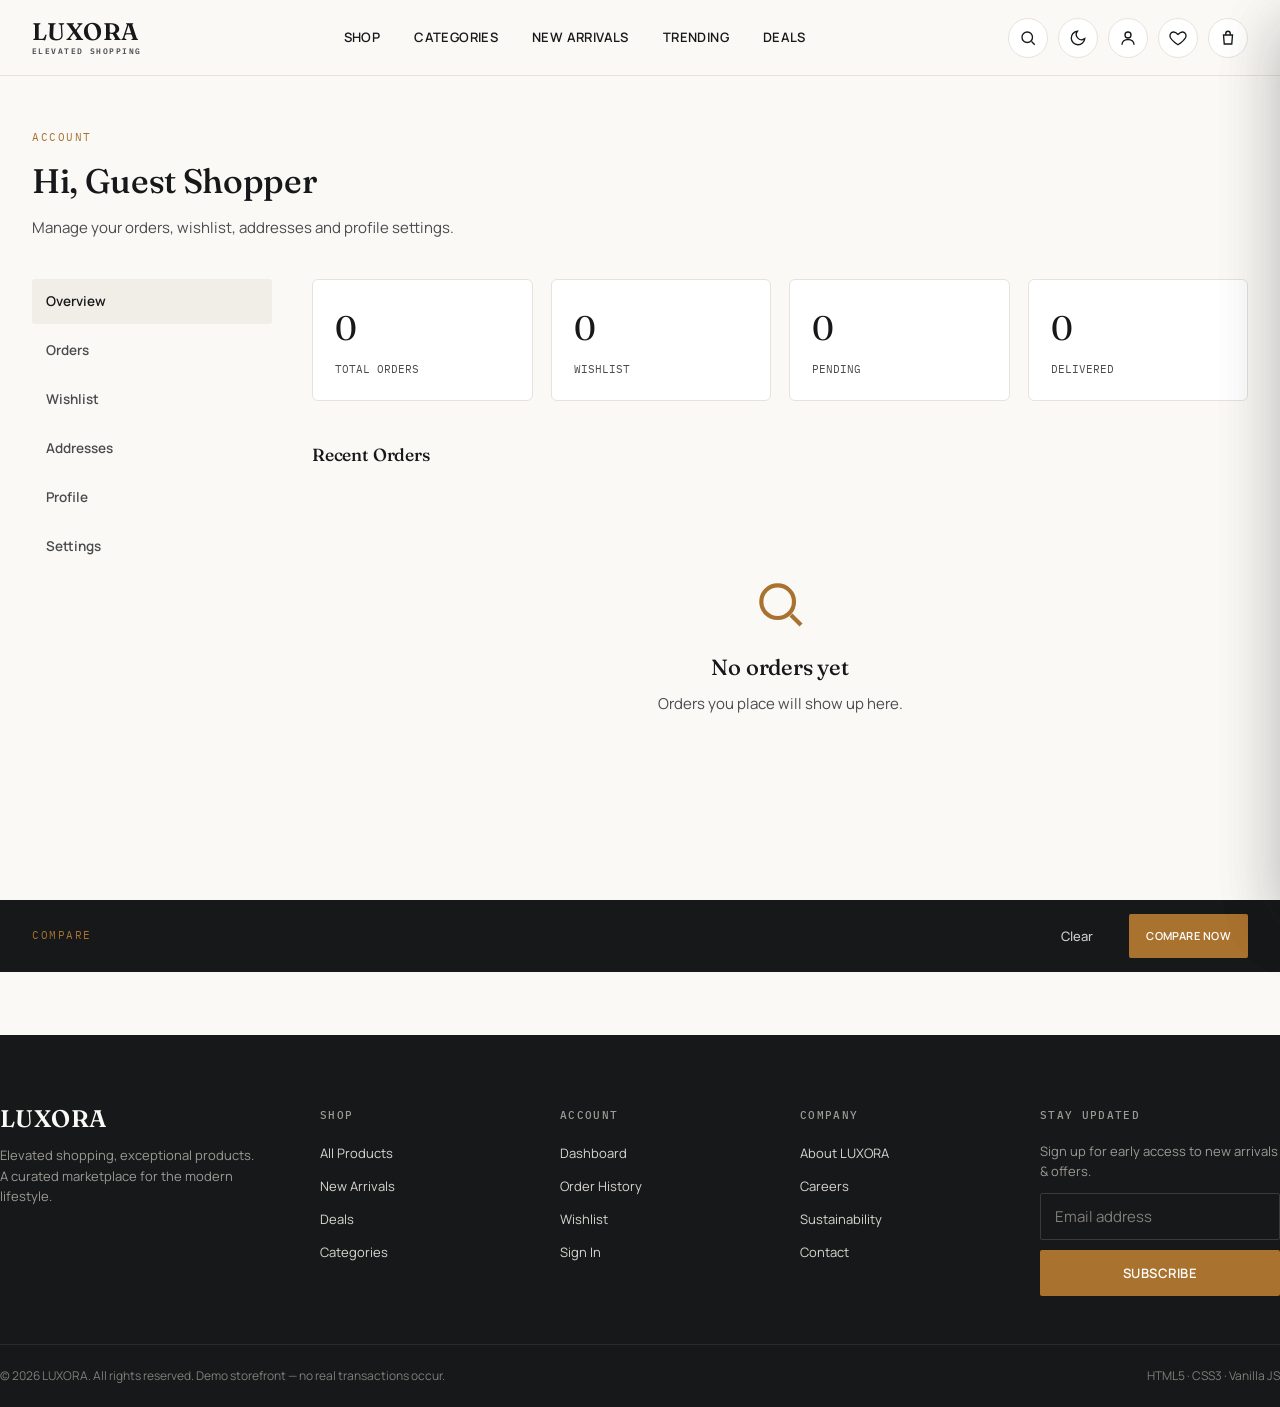
<file: account.html>
<!DOCTYPE html>
<html lang="en">
<head>
<meta charset="UTF-8">
<meta name="viewport" content="width=device-width, initial-scale=1.0">
<title>My Account — LUXORA</title>
<link rel="stylesheet" href="css/style.css">
<link rel="stylesheet" href="css/components.css">
<link rel="stylesheet" href="css/responsive.css">
</head>
<body data-page="account">

<div id="headerMount"></div>

<section class="section" style="padding-top:48px;">
  <div class="wrap">
    <span class="eyebrow">Account</span>
    <h1 class="section-title" style="margin:8px 0 8px;">Hi, <span id="accountUserName">Guest Shopper</span></h1>
    <p style="color:var(--ink-soft);margin-bottom:40px;">Manage your orders, wishlist, addresses and profile settings.</p>

    <div class="account-layout">
      <nav class="account-nav">
        <a href="#" class="active" data-panel="panel-overview">Overview</a>
        <a href="#" data-panel="panel-orders">Orders</a>
        <a href="#" data-panel="panel-wishlist">Wishlist</a>
        <a href="#" data-panel="panel-addresses">Addresses</a>
        <a href="#" data-panel="panel-profile">Profile</a>
        <a href="#" data-panel="panel-settings">Settings</a>
      </nav>

      <div>
        <div class="account-panel" id="panel-overview">
          <div class="stat-grid" id="accountStats"></div>
          <h3 style="margin-bottom:18px;">Recent Orders</h3>
          <div id="accountRecentOrders"></div>
        </div>

        <div class="account-panel" id="panel-orders" style="display:none;">
          <h3 style="margin-bottom:18px;">All Orders</h3>
          <div id="accountOrdersMount"></div>
        </div>

        <div class="account-panel" id="panel-wishlist" style="display:none;">
          <h3 style="margin-bottom:18px;">Your Wishlist</h3>
          <div id="accountWishlistMount"></div>
        </div>

        <div class="account-panel" id="panel-addresses" style="display:none;">
          <h3 style="margin-bottom:18px;">Shipping Address</h3>
          <form id="addressForm" class="card-surface" style="padding:26px;max-width:520px;">
            <div class="field"><label>Address</label><input name="address"></div>
            <div class="field-row">
              <div class="field"><label>City</label><input name="city"></div>
              <div class="field"><label>State</label><input name="state"></div>
            </div>
            <div class="field-row">
              <div class="field"><label>Country</label><input name="country"></div>
              <div class="field"><label>Postal Code</label><input name="postal"></div>
            </div>
            <button class="btn btn-primary" type="submit">Save Address</button>
          </form>
        </div>

        <div class="account-panel" id="panel-profile" style="display:none;">
          <h3 style="margin-bottom:18px;">Profile</h3>
          <form id="profileForm" class="card-surface" style="padding:26px;max-width:520px;">
            <div class="field"><label>Full Name</label><input name="name"></div>
            <div class="field"><label>Email</label><input name="email" type="email"></div>
            <div class="field"><label>Phone</label><input name="phone"></div>
            <button class="btn btn-primary" type="submit">Save Changes</button>
          </form>
        </div>

        <div class="account-panel" id="panel-settings" style="display:none;">
          <h3 style="margin-bottom:18px;">Settings</h3>
          <div class="card-surface" style="padding:26px;max-width:520px;">
            <p style="font-size:13px;color:var(--ink-soft);margin-bottom:18px;">This is a frontend-only demo account. No real credentials are stored or transmitted — data lives only in this browser's local storage.</p>
            <button class="btn btn-outline" id="logoutBtn">Sign Out</button>
          </div>
        </div>
      </div>
    </div>
  </div>
</section>

<div id="footerMount"></div>

<script src="js/utils.js"></script>
<script src="js/api.js"></script>
<script src="js/state.js"></script>
<script src="js/components.js"></script>
<script src="js/app.js"></script>
<script src="js/search.js"></script>
<script src="js/products.js"></script>
<script src="js/cart.js"></script>
<script src="js/wishlist.js"></script>
<script src="js/checkout.js"></script>
<script src="js/account.js"></script>
<script src="js/auth.js"></script>
<script>
  document.addEventListener('DOMContentLoaded', () => {
    document.getElementById('logoutBtn')?.addEventListener('click', () => {
      State.logout();
      Components.toast('Signed out');
      setTimeout(() => window.location.href = 'index.html', 500);
    });
  });
</script>
</body>
</html>
</file>
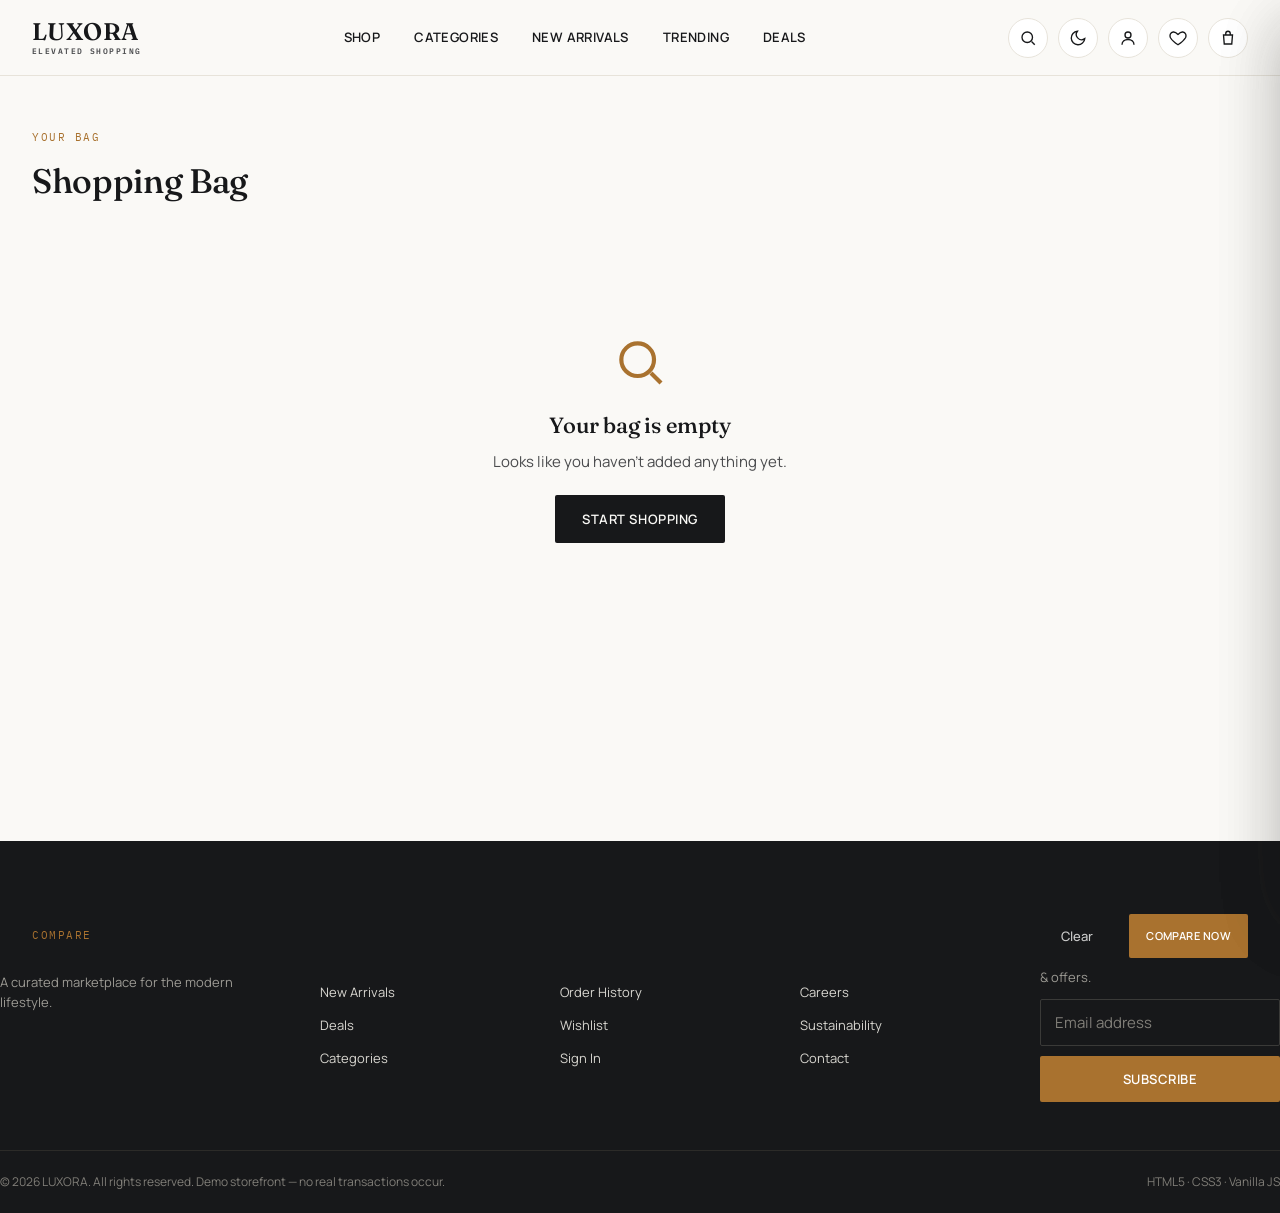
<file: cart.html>
<!DOCTYPE html>
<html lang="en">
<head>
<meta charset="UTF-8">
<meta name="viewport" content="width=device-width, initial-scale=1.0">
<title>Your Bag — LUXORA</title>
<link rel="stylesheet" href="css/style.css">
<link rel="stylesheet" href="css/components.css">
<link rel="stylesheet" href="css/responsive.css">
</head>
<body data-page="cart">

<div id="headerMount"></div>

<section class="section" style="padding-top:48px;">
  <div class="wrap">
    <span class="eyebrow">Your Bag</span>
    <h1 class="section-title" style="margin-top:8px;margin-bottom:36px;">Shopping Bag</h1>

    <div id="cartEmptyState" style="display:none;"></div>

    <div style="display:grid;grid-template-columns:1fr 360px;gap:48px;align-items:flex-start;">
      <div id="cartTableWrap" style="overflow-x:auto;">
        <table class="cart-table">
          <thead>
            <tr style="text-align:left;border-bottom:2px solid var(--stone);">
              <th style="padding:12px;font-size:12px;text-transform:uppercase;color:var(--ink-soft);">Product</th>
              <th style="padding:12px;font-size:12px;text-transform:uppercase;color:var(--ink-soft);">Price</th>
              <th style="padding:12px;font-size:12px;text-transform:uppercase;color:var(--ink-soft);">Quantity</th>
              <th style="padding:12px;font-size:12px;text-transform:uppercase;color:var(--ink-soft);">Subtotal</th>
              <th></th>
            </tr>
          </thead>
          <tbody id="cartItemsBody"></tbody>
        </table>

        <div id="savedForLaterWrap" style="margin-top:50px;display:none;">
          <h3 style="margin-bottom:20px;">Saved for Later</h3>
          <div class="grid-products" id="savedItemsGrid"></div>
        </div>
      </div>

      <aside class="cart-summary" id="cartSummary">
        <h3 style="margin-bottom:16px;">Order Summary</h3>
        <div class="summary-row"><span>Subtotal</span><span id="sumSubtotal">$0.00</span></div>
        <div class="summary-row"><span>Discount</span><span id="sumDiscount">$0.00</span></div>
        <div class="summary-row"><span>Shipping</span><span id="sumShipping">$0.00</span></div>
        <div class="summary-row"><span>Tax</span><span id="sumTax">$0.00</span></div>

        <div class="coupon-row" id="couponForm">
          <input type="text" id="couponInput" placeholder="Enter promo code">
          <button class="btn btn-outline btn-sm" id="applyCouponBtn">Apply</button>
        </div>
        <div class="coupon-applied" id="couponAppliedWrap" style="display:none;">
          <span></span><button class="btn-icon" id="removeCouponBtn" style="width:24px;height:24px;">✕</button>
        </div>
        <p style="font-size:11px;color:var(--ink-soft);margin:6px 0 14px;">Try demo codes: LUXORA10, WELCOME15, SAVE20</p>

        <div class="summary-row total"><span>Total</span><span id="sumTotal">$0.00</span></div>
        <a href="checkout.html" class="btn btn-primary btn-block" style="margin-top:18px;">Proceed to Checkout</a>
        <a href="shop.html" class="btn btn-ghost btn-block" style="margin-top:8px;">Continue Shopping</a>
      </aside>
    </div>
  </div>
</section>

<div id="footerMount"></div>

<script src="js/utils.js"></script>
<script src="js/api.js"></script>
<script src="js/state.js"></script>
<script src="js/components.js"></script>
<script src="js/app.js"></script>
<script src="js/search.js"></script>
<script src="js/products.js"></script>
<script src="js/cart.js"></script>
<script src="js/wishlist.js"></script>
<script src="js/checkout.js"></script>
<script src="js/account.js"></script>
<script src="js/auth.js"></script>
</body>
</html>
</file>
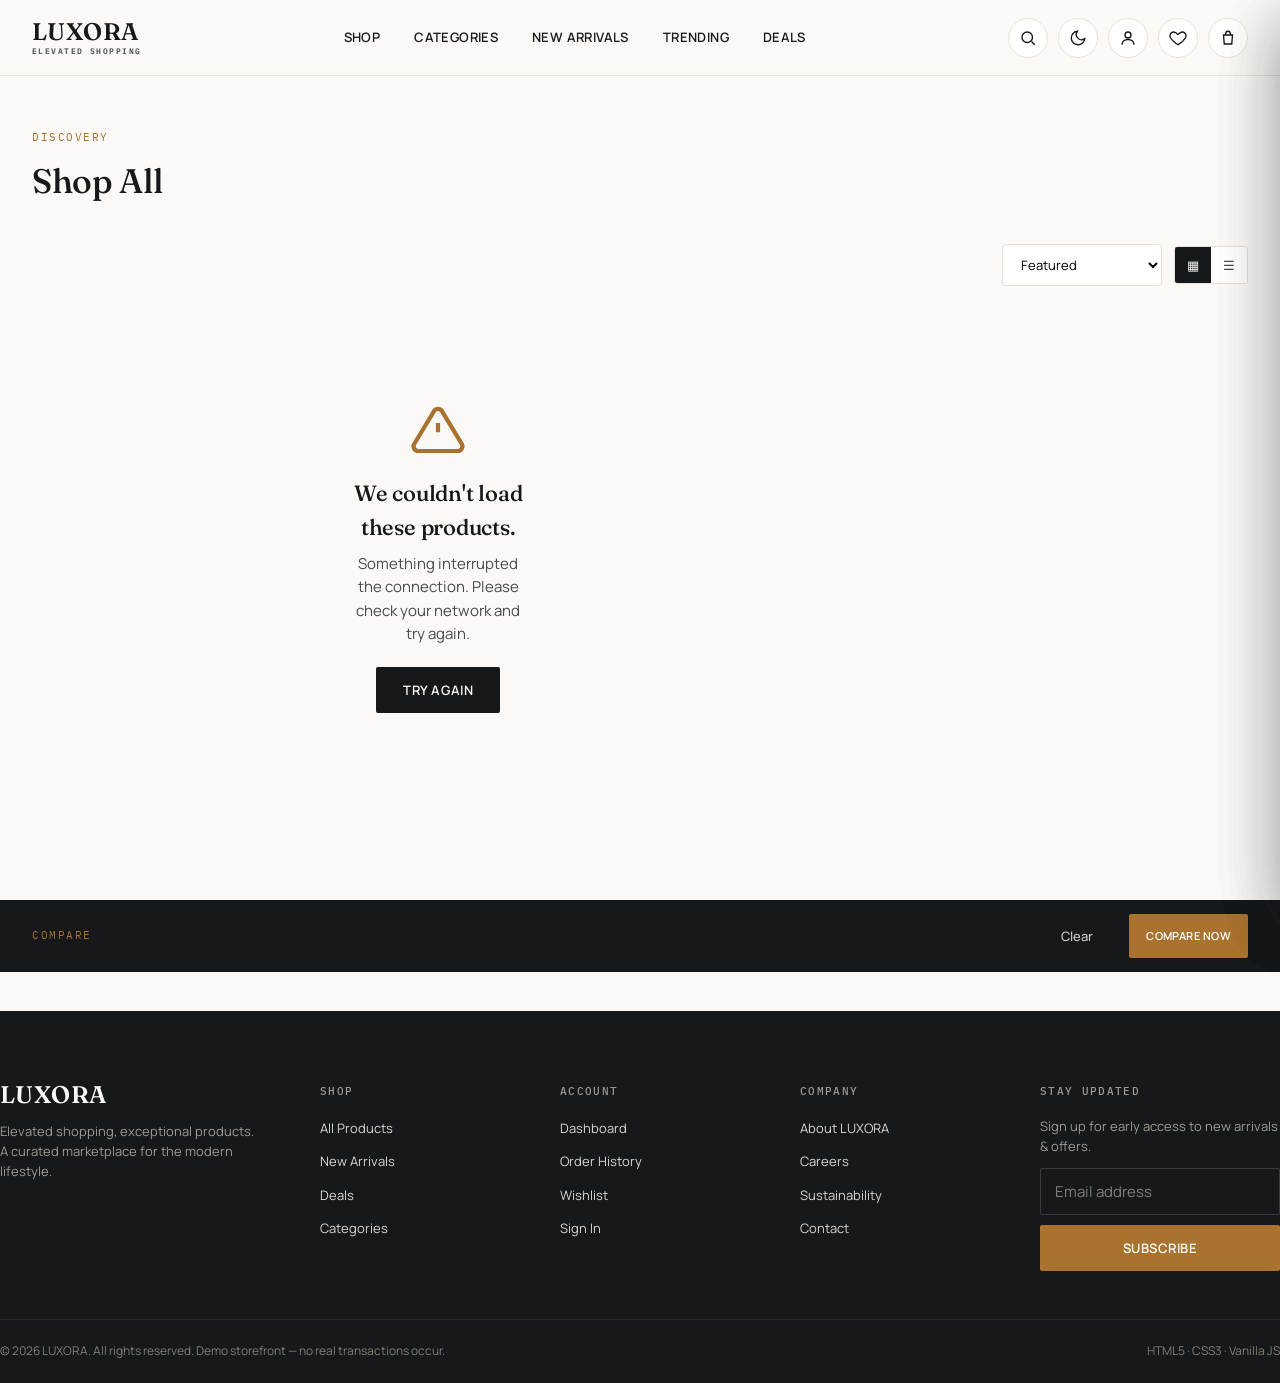
<file: category.html>
<!DOCTYPE html>
<html lang="en">
<head>
<meta charset="UTF-8">
<meta name="viewport" content="width=device-width, initial-scale=1.0">
<title>Category — LUXORA</title>
<link rel="stylesheet" href="css/style.css">
<link rel="stylesheet" href="css/components.css">
<link rel="stylesheet" href="css/responsive.css">
</head>
<body data-page="category">

<div id="headerMount"></div>

<section class="section" style="padding-top:48px;">
  <div class="wrap">
    <span class="eyebrow">Discovery</span>
    <h1 class="section-title" id="discoveryTitle" style="margin-top:8px;">Shop All</h1>
    <p id="discoverySub" style="color:var(--ink-soft);margin-top:6px;"></p>

    <div class="shop-layout" style="margin-top:36px;">
      <aside class="filters-panel" id="filtersPanel"></aside>

      <div>
        <div class="shop-toolbar">
          <div style="display:flex;align-items:center;gap:14px;">
            <span class="results-count" id="resultsCount"></span>
            <button class="btn btn-outline btn-sm mobile-filter-btn" id="mobileFilterBtn">Filters</button>
          </div>
          <div class="toolbar-right">
            <select class="select-sort" id="sortSelect">
              <option value="featured">Featured</option>
              <option value="price-asc">Price: Low to High</option>
              <option value="price-desc">Price: High to Low</option>
              <option value="rating">Highest Rated</option>
              <option value="newest">Newest</option>
            </select>
            <div class="view-toggle">
              <button class="active" id="gridViewBtn" aria-label="Grid view">▦</button>
              <button id="listViewBtn" aria-label="List view">☰</button>
            </div>
          </div>
        </div>
        <div class="grid-products" id="productsGrid"></div>
        <div id="loadMoreWrap" style="display:none;justify-content:center;margin-top:40px;">
          <button class="btn btn-outline" id="loadMoreBtn">Load More</button>
        </div>
      </div>
    </div>
  </div>
</section>

<div class="drawer" id="mobileFiltersDrawer" aria-label="Filters">
  <div class="drawer-head"><h3>Filters</h3><button class="btn-icon" id="closeMobileFilters">✕</button></div>
  <div class="drawer-body filters-drawer-body" id="mobileFiltersBody"></div>
</div>

<div id="footerMount"></div>

<script src="js/utils.js"></script>
<script src="js/api.js"></script>
<script src="js/state.js"></script>
<script src="js/components.js"></script>
<script src="js/app.js"></script>
<script src="js/search.js"></script>
<script src="js/products.js"></script>
<script src="js/cart.js"></script>
<script src="js/wishlist.js"></script>
<script src="js/checkout.js"></script>
<script src="js/account.js"></script>
<script src="js/auth.js"></script>
</body>
</html>
</file>
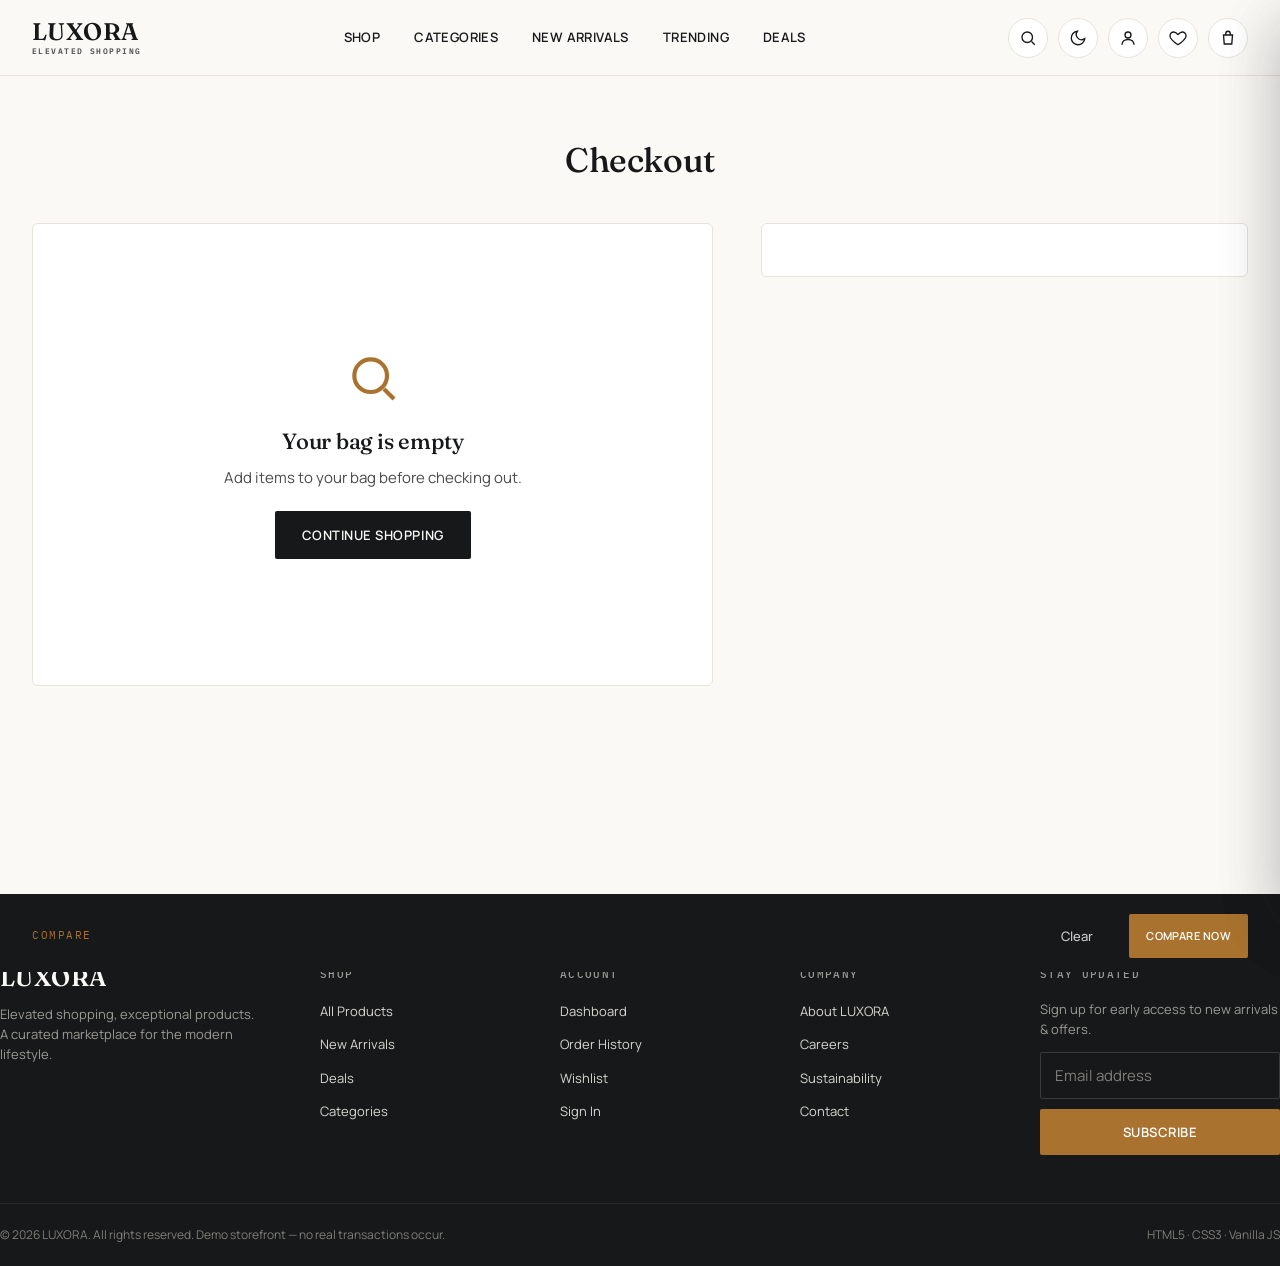
<file: checkout.html>
<!DOCTYPE html>
<html lang="en">
<head>
<meta charset="UTF-8">
<meta name="viewport" content="width=device-width, initial-scale=1.0">
<title>Checkout — LUXORA</title>
<link rel="stylesheet" href="css/style.css">
<link rel="stylesheet" href="css/components.css">
<link rel="stylesheet" href="css/responsive.css">
</head>
<body data-page="checkout">

<div id="headerMount"></div>

<section class="section" style="padding-top:48px;">
  <div class="wrap">
    <h1 class="section-title text-center" style="margin-bottom:36px;">Checkout</h1>
    <div class="checkout-steps" id="checkoutSteps"></div>

    <div class="checkout-grid">
      <div class="card-surface" style="padding:36px;" id="checkoutMount"></div>
      <aside class="cart-summary" id="checkoutSummary"></aside>
    </div>
  </div>
</section>

<div id="footerMount"></div>

<script src="js/utils.js"></script>
<script src="js/api.js"></script>
<script src="js/state.js"></script>
<script src="js/components.js"></script>
<script src="js/app.js"></script>
<script src="js/search.js"></script>
<script src="js/products.js"></script>
<script src="js/cart.js"></script>
<script src="js/wishlist.js"></script>
<script src="js/checkout.js"></script>
<script src="js/account.js"></script>
<script src="js/auth.js"></script>
</body>
</html>
</file>
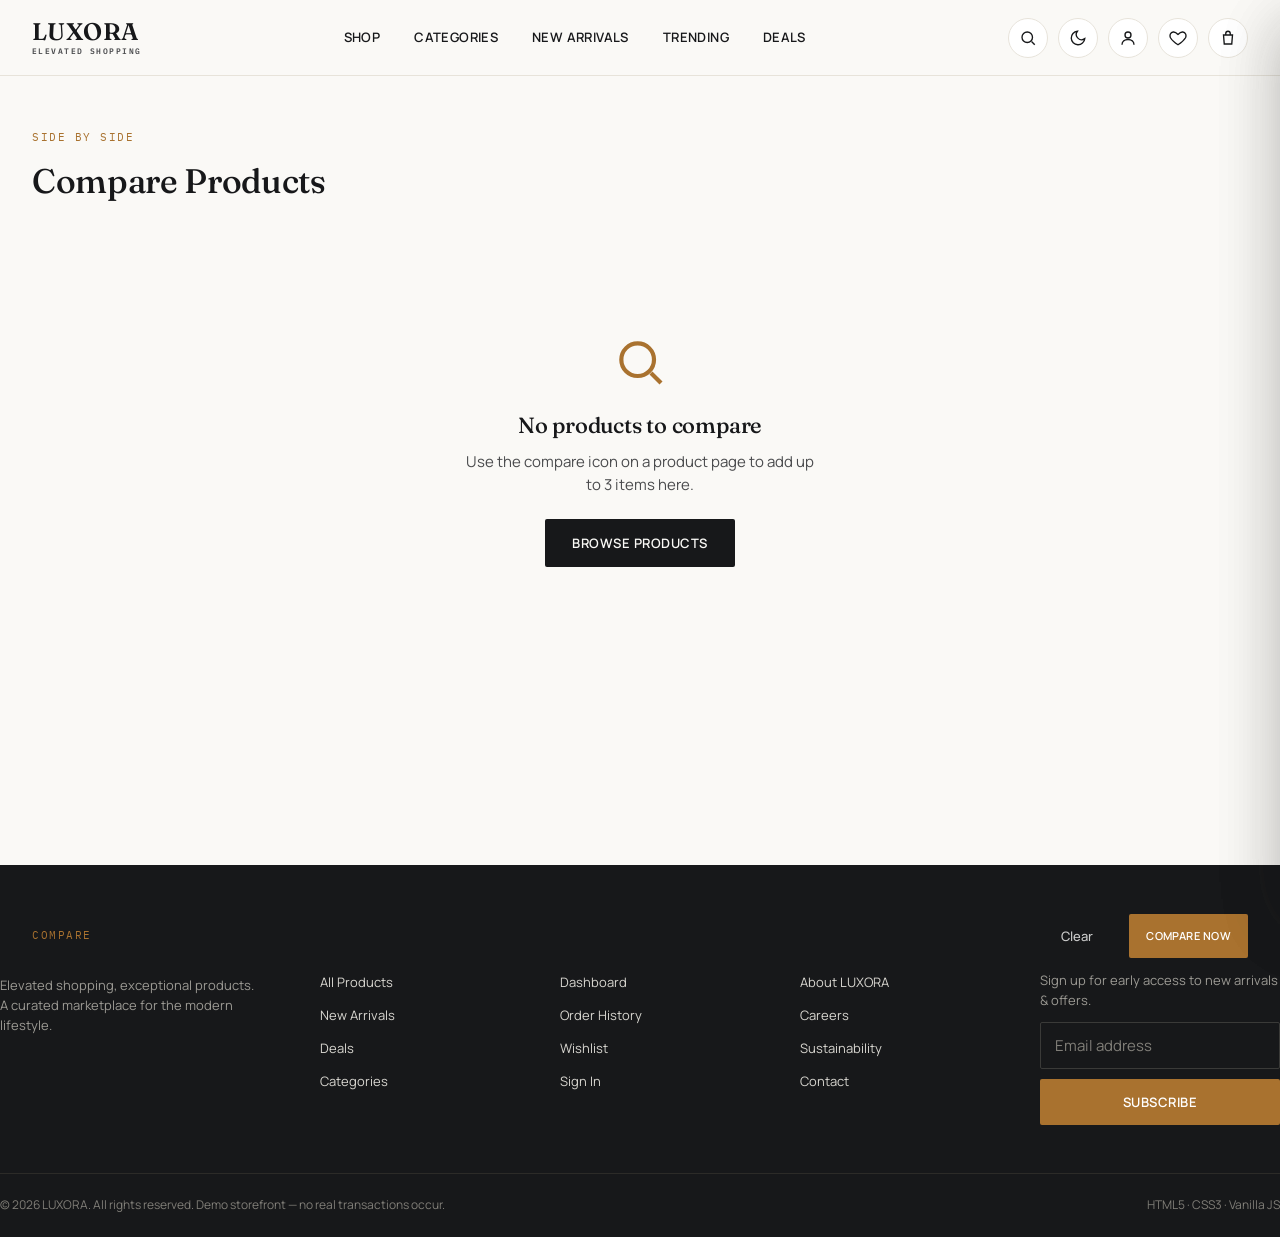
<file: compare.html>
<!DOCTYPE html>
<html lang="en">
<head>
<meta charset="UTF-8">
<meta name="viewport" content="width=device-width, initial-scale=1.0">
<title>Compare Products — LUXORA</title>
<link rel="stylesheet" href="css/style.css">
<link rel="stylesheet" href="css/components.css">
<link rel="stylesheet" href="css/responsive.css">
</head>
<body data-page="compare">

<div id="headerMount"></div>

<section class="section" style="padding-top:48px;">
  <div class="wrap">
    <span class="eyebrow">Side by side</span>
    <h1 class="section-title" style="margin:8px 0 36px;">Compare Products</h1>
    <div id="compareEmpty" style="display:none;"></div>
    <div id="compareWrap" style="overflow-x:auto;"></div>
  </div>
</section>

<div id="footerMount"></div>

<script src="js/utils.js"></script>
<script src="js/api.js"></script>
<script src="js/state.js"></script>
<script src="js/components.js"></script>
<script src="js/app.js"></script>
<script src="js/search.js"></script>
<script src="js/products.js"></script>
<script src="js/cart.js"></script>
<script src="js/wishlist.js"></script>
<script src="js/checkout.js"></script>
<script src="js/account.js"></script>
<script src="js/auth.js"></script>
<script>
document.addEventListener('DOMContentLoaded', () => {
  document.getElementById('compareEmpty').innerHTML = Components.emptyState('No products to compare', 'Use the compare icon on a product page to add up to 3 items here.', '<a href="shop.html" class="btn btn-primary">Browse Products</a>');
});
</script>
</body>
</html>
</file>
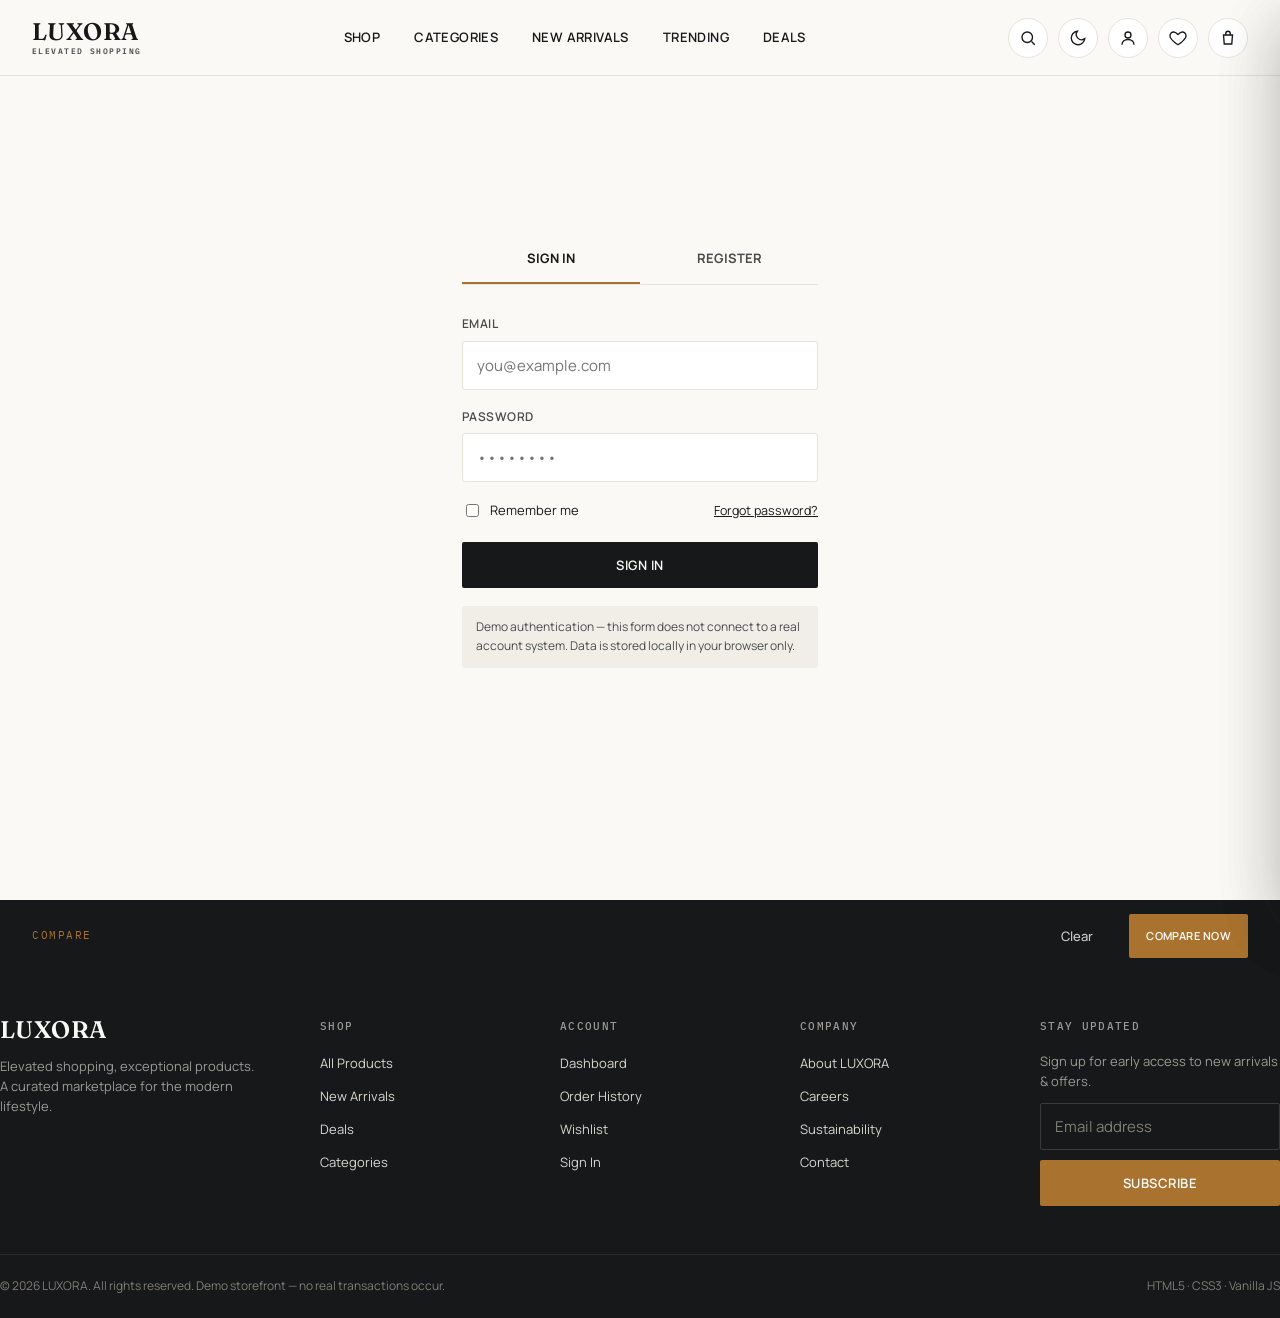
<file: login.html>
<!DOCTYPE html>
<html lang="en">
<head>
<meta charset="UTF-8">
<meta name="viewport" content="width=device-width, initial-scale=1.0">
<title>Sign In — LUXORA</title>
<link rel="stylesheet" href="css/style.css">
<link rel="stylesheet" href="css/components.css">
<link rel="stylesheet" href="css/responsive.css">
</head>
<body data-page="login">

<div id="headerMount"></div>

<section class="section">
  <div class="wrap auth-wrap">
    <div class="auth-tabs">
      <a href="login.html" class="active">Sign In</a>
      <a href="register.html">Register</a>
    </div>
    <form id="loginForm" novalidate>
      <div class="field">
        <label>Email</label>
        <input type="email" name="email" placeholder="you@example.com">
        <span class="field-error">Enter a valid email address</span>
      </div>
      <div class="field">
        <label>Password</label>
        <input type="password" name="password" placeholder="••••••••">
        <span class="field-error">Password must be at least 4 characters</span>
      </div>
      <div style="display:flex;justify-content:space-between;align-items:center;margin-bottom:22px;">
        <label class="checkbox-row"><input type="checkbox" name="remember"> Remember me</label>
        <a href="#" style="font-size:12.5px;text-decoration:underline;">Forgot password?</a>
      </div>
      <button class="btn btn-primary btn-block" type="submit">Sign In</button>
    </form>
    <p class="auth-note">Demo authentication — this form does not connect to a real account system. Data is stored locally in your browser only.</p>
  </div>
</section>

<div id="footerMount"></div>

<script src="js/utils.js"></script>
<script src="js/api.js"></script>
<script src="js/state.js"></script>
<script src="js/components.js"></script>
<script src="js/app.js"></script>
<script src="js/search.js"></script>
<script src="js/products.js"></script>
<script src="js/cart.js"></script>
<script src="js/wishlist.js"></script>
<script src="js/checkout.js"></script>
<script src="js/account.js"></script>
<script src="js/auth.js"></script>
</body>
</html>
</file>
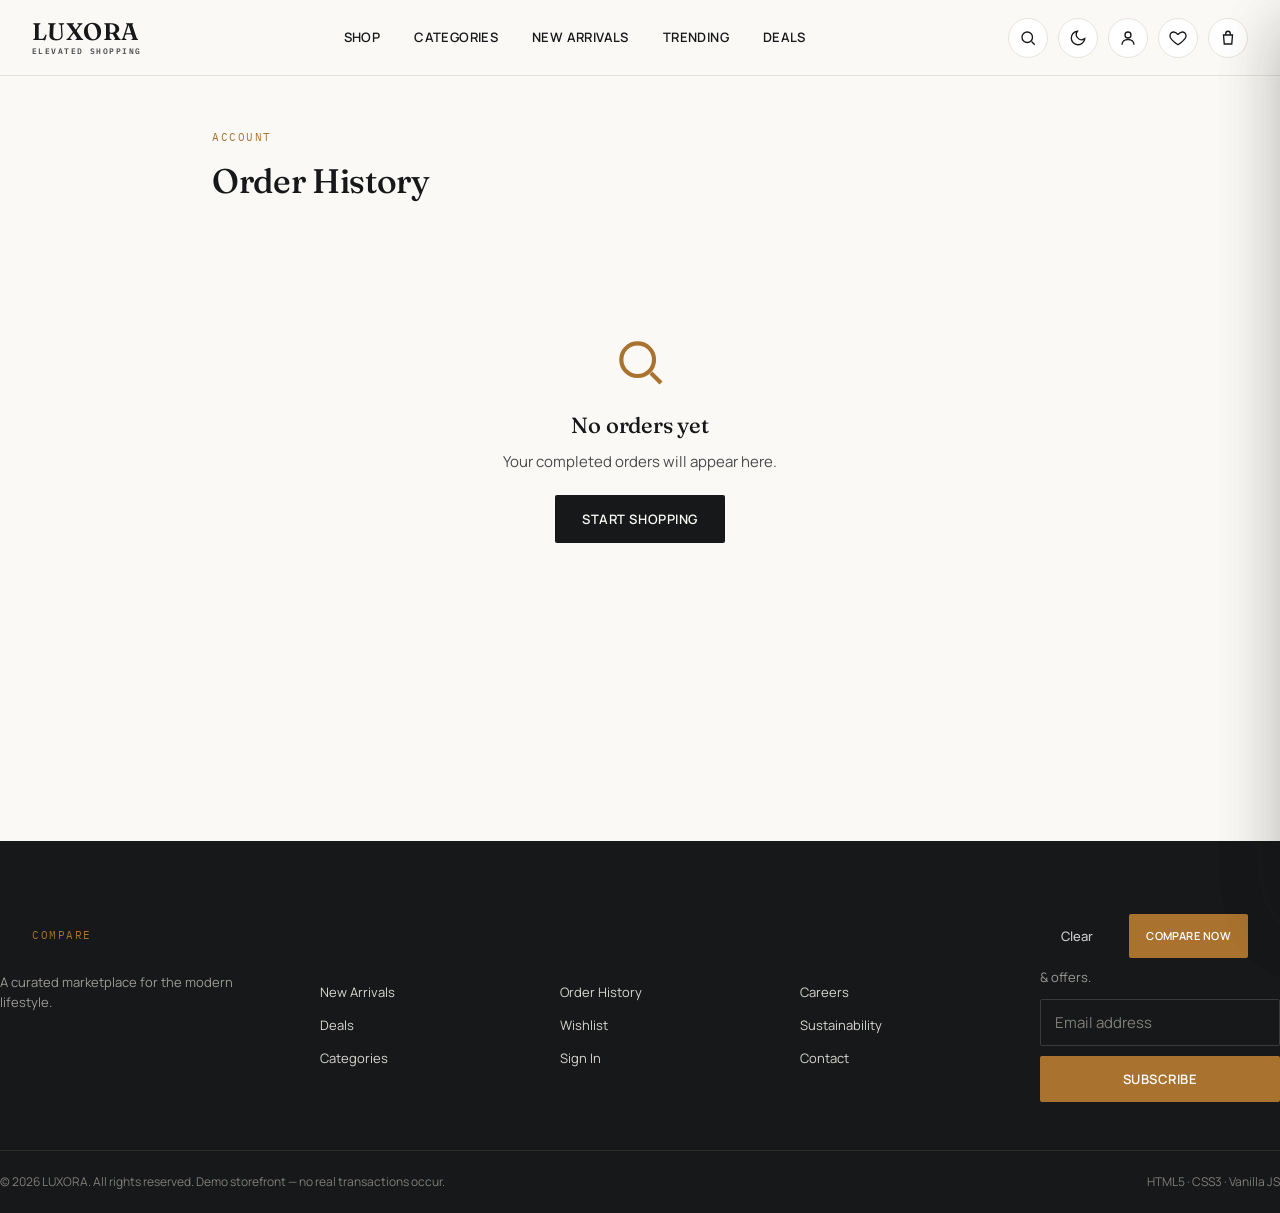
<file: orders.html>
<!DOCTYPE html>
<html lang="en">
<head>
<meta charset="UTF-8">
<meta name="viewport" content="width=device-width, initial-scale=1.0">
<title>Your Orders — LUXORA</title>
<link rel="stylesheet" href="css/style.css">
<link rel="stylesheet" href="css/components.css">
<link rel="stylesheet" href="css/responsive.css">
</head>
<body data-page="orders">

<div id="headerMount"></div>

<section class="section" style="padding-top:48px;">
  <div class="wrap" style="max-width:920px;">
    <div id="confirmationMount" style="display:none;"></div>

    <span class="eyebrow">Account</span>
    <h1 class="section-title" style="margin:8px 0 36px;">Order History</h1>
    <div id="ordersListMount"></div>
  </div>
</section>

<div id="footerMount"></div>

<script src="js/utils.js"></script>
<script src="js/api.js"></script>
<script src="js/state.js"></script>
<script src="js/components.js"></script>
<script src="js/app.js"></script>
<script src="js/search.js"></script>
<script src="js/products.js"></script>
<script src="js/cart.js"></script>
<script src="js/wishlist.js"></script>
<script src="js/checkout.js"></script>
<script src="js/account.js"></script>
<script src="js/auth.js"></script>
</body>
</html>
</file>
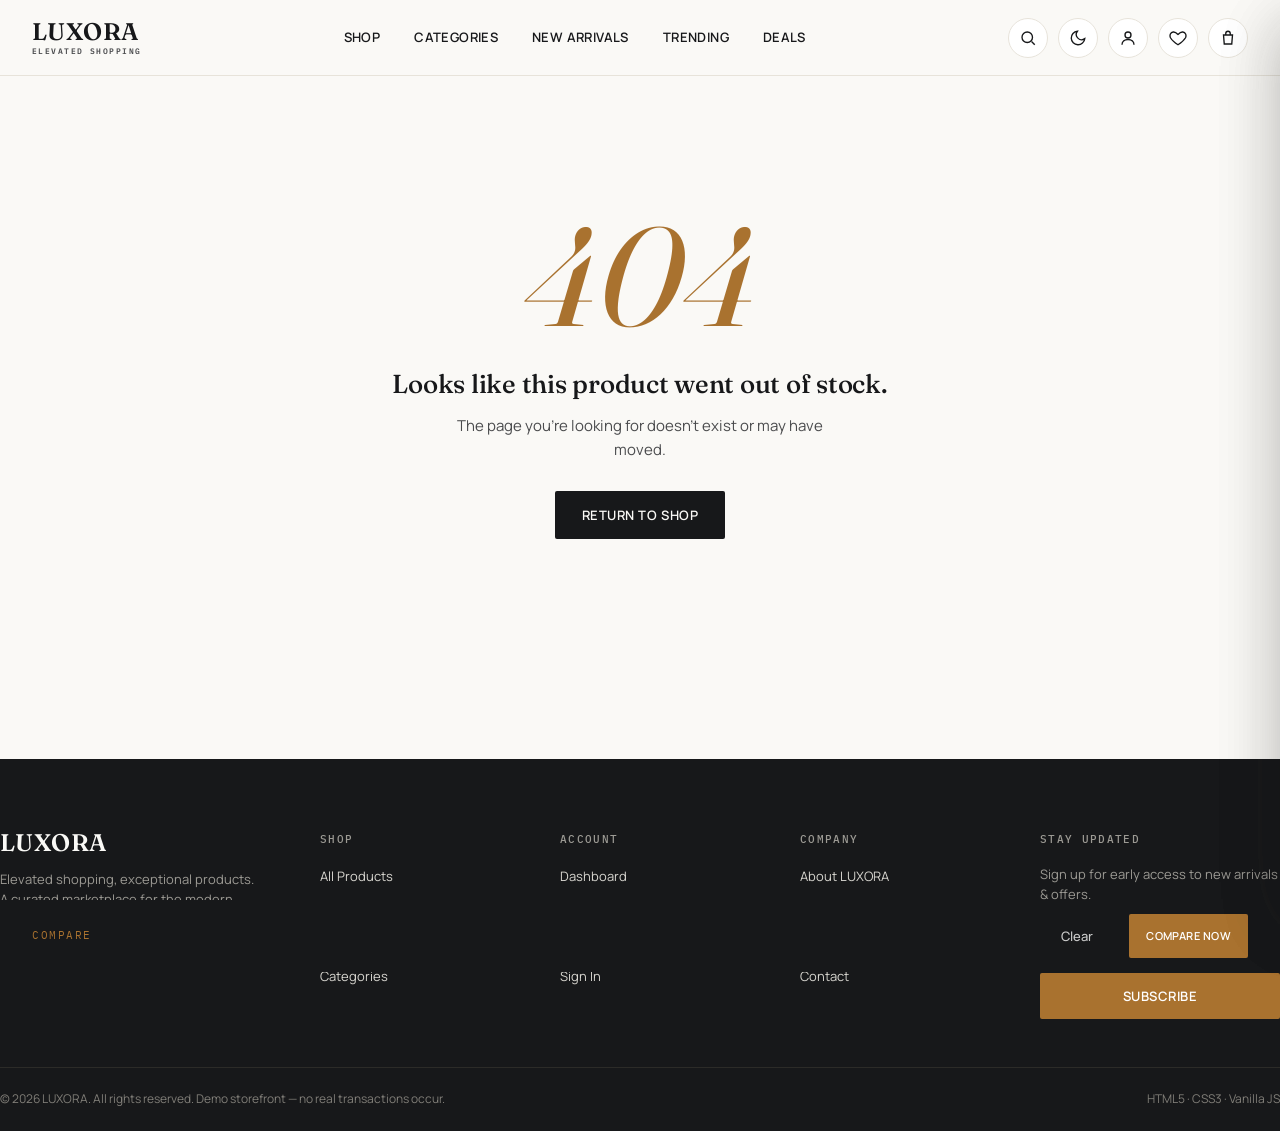
<file: product.html>
<!DOCTYPE html>
<html lang="en">
<head>
<meta charset="UTF-8">
<meta name="viewport" content="width=device-width, initial-scale=1.0">
<title>Product — LUXORA</title>
<link rel="stylesheet" href="css/style.css">
<link rel="stylesheet" href="css/components.css">
<link rel="stylesheet" href="css/responsive.css">
<style>.zoomed{ transform: scale(1.5); cursor: zoom-out; }</style>
</head>
<body data-page="product">

<div id="headerMount"></div>

<section class="section" style="padding-top:40px;">
  <div class="wrap" id="productMount"></div>
</section>

<section class="section" style="border-top:1px solid var(--stone);">
  <div class="wrap">
    <div class="section-head"><div><span class="eyebrow">You may also like</span><h2 class="section-title">Related Products</h2></div></div>
    <div class="grid-products" id="relatedGrid"></div>
  </div>
</section>

<section class="section" style="display:none;padding-top:0;">
  <div class="wrap">
    <div class="section-head"><div><span class="eyebrow">Continue browsing</span><h2 class="section-title">Recently Viewed</h2></div></div>
    <div class="grid-products" id="pdRecentWrap" style="grid-template-columns:repeat(6,1fr);"></div>
  </div>
</section>

<div id="footerMount"></div>

<script src="js/utils.js"></script>
<script src="js/api.js"></script>
<script src="js/state.js"></script>
<script src="js/components.js"></script>
<script src="js/app.js"></script>
<script src="js/search.js"></script>
<script src="js/products.js"></script>
<script src="js/cart.js"></script>
<script src="js/wishlist.js"></script>
<script src="js/checkout.js"></script>
<script src="js/account.js"></script>
<script src="js/auth.js"></script>
</body>
</html>
</file>
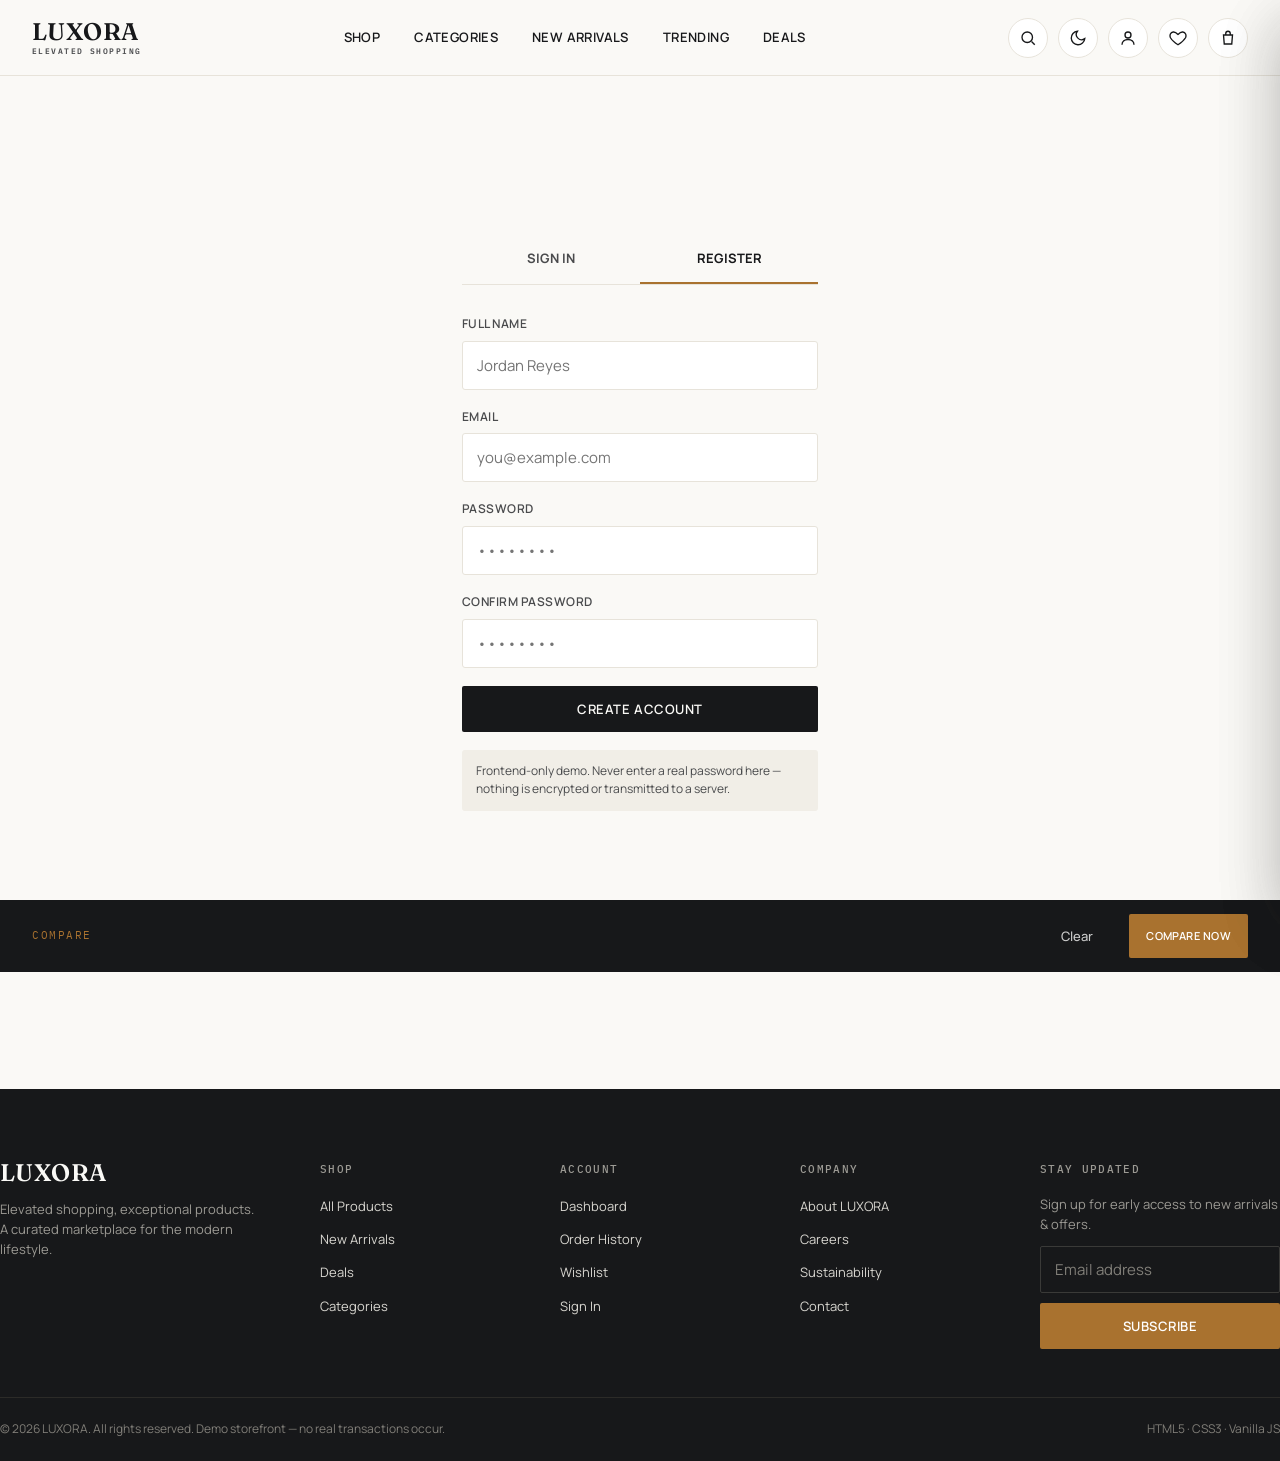
<file: register.html>
<!DOCTYPE html>
<html lang="en">
<head>
<meta charset="UTF-8">
<meta name="viewport" content="width=device-width, initial-scale=1.0">
<title>Create Account — LUXORA</title>
<link rel="stylesheet" href="css/style.css">
<link rel="stylesheet" href="css/components.css">
<link rel="stylesheet" href="css/responsive.css">
</head>
<body data-page="register">

<div id="headerMount"></div>

<section class="section">
  <div class="wrap auth-wrap">
    <div class="auth-tabs">
      <a href="login.html">Sign In</a>
      <a href="register.html" class="active">Register</a>
    </div>
    <form id="registerForm" novalidate>
      <div class="field">
        <label>Full Name</label>
        <input type="text" name="name" placeholder="Jordan Reyes">
        <span class="field-error">Please enter your name</span>
      </div>
      <div class="field">
        <label>Email</label>
        <input type="email" name="email" placeholder="you@example.com">
        <span class="field-error">Enter a valid email address</span>
      </div>
      <div class="field">
        <label>Password</label>
        <input type="password" name="password" placeholder="••••••••">
        <span class="field-error">Password must be at least 4 characters</span>
      </div>
      <div class="field">
        <label>Confirm Password</label>
        <input type="password" name="confirmPassword" placeholder="••••••••">
        <span class="field-error">Passwords do not match</span>
      </div>
      <button class="btn btn-primary btn-block" type="submit">Create Account</button>
    </form>
    <p class="auth-note">Frontend-only demo. Never enter a real password here — nothing is encrypted or transmitted to a server.</p>
  </div>
</section>

<div id="footerMount"></div>

<script src="js/utils.js"></script>
<script src="js/api.js"></script>
<script src="js/state.js"></script>
<script src="js/components.js"></script>
<script src="js/app.js"></script>
<script src="js/search.js"></script>
<script src="js/products.js"></script>
<script src="js/cart.js"></script>
<script src="js/wishlist.js"></script>
<script src="js/checkout.js"></script>
<script src="js/account.js"></script>
<script src="js/auth.js"></script>
</body>
</html>
</file>
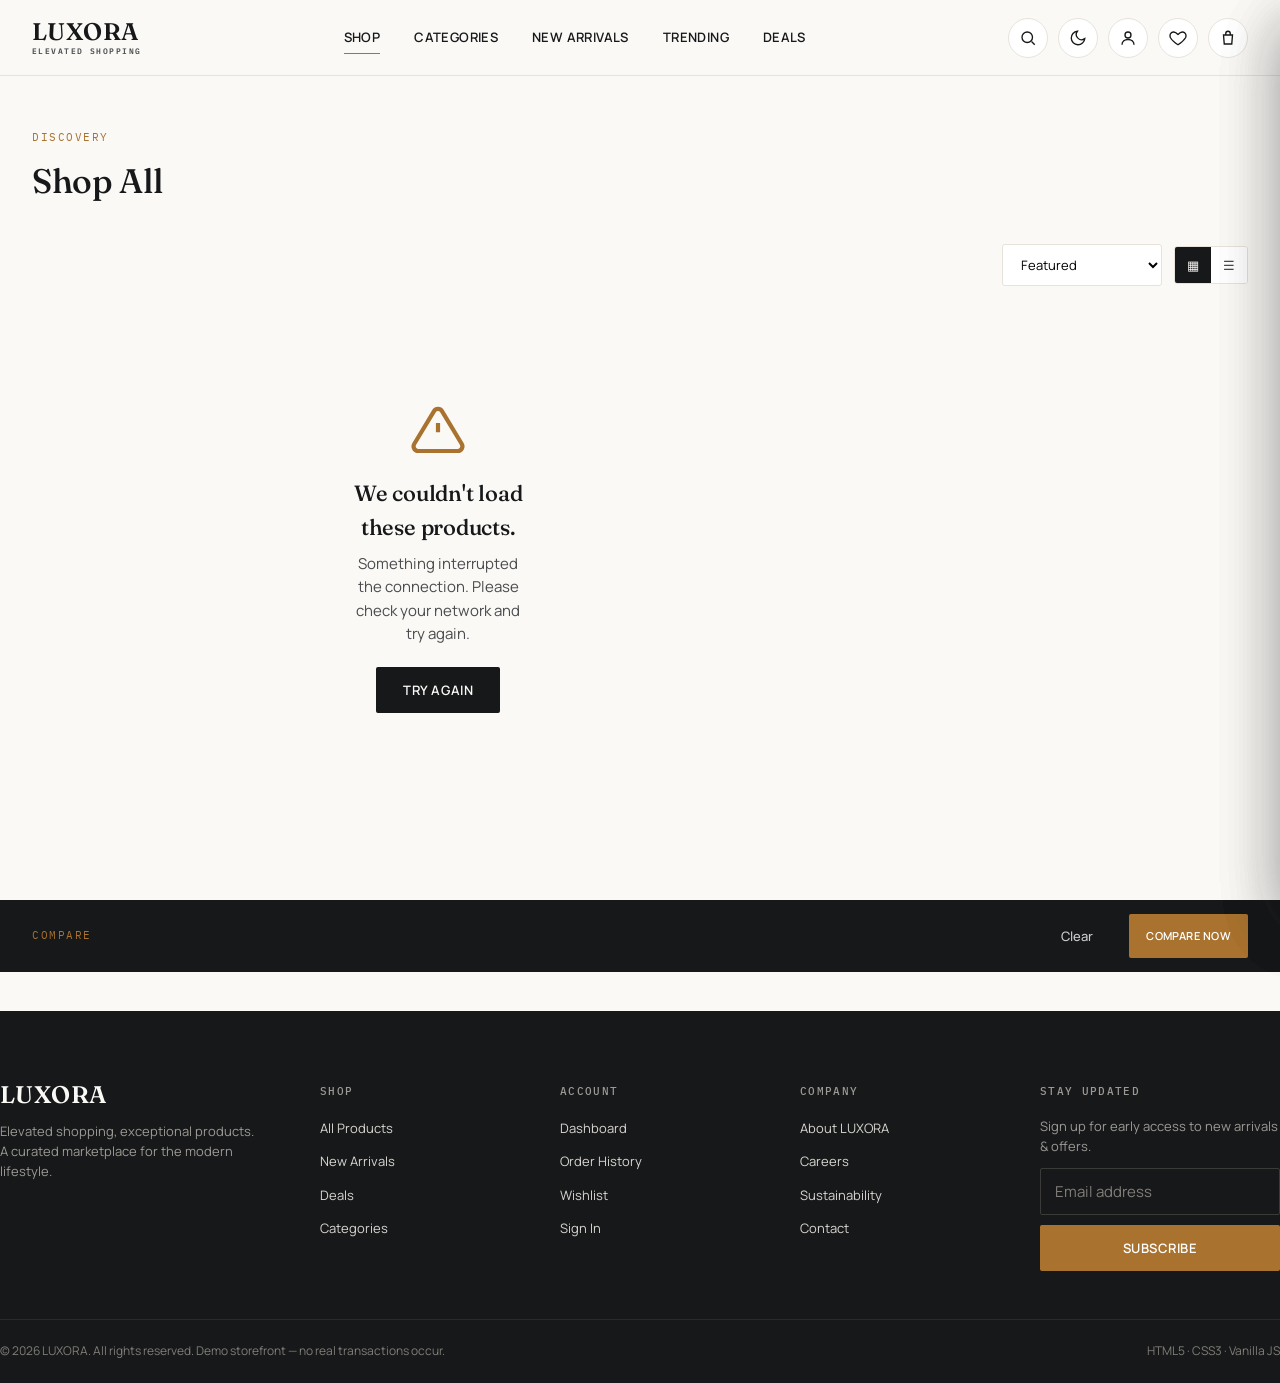
<file: shop.html>
<!DOCTYPE html>
<html lang="en">
<head>
<meta charset="UTF-8">
<meta name="viewport" content="width=device-width, initial-scale=1.0">
<title>Shop — LUXORA</title>
<link rel="stylesheet" href="css/style.css">
<link rel="stylesheet" href="css/components.css">
<link rel="stylesheet" href="css/responsive.css">
</head>
<body data-page="shop">

<div id="headerMount"></div>

<section class="section" style="padding-top:48px;">
  <div class="wrap">
    <span class="eyebrow">Discovery</span>
    <h1 class="section-title" id="discoveryTitle" style="margin-top:8px;">Shop All</h1>
    <p id="discoverySub" style="color:var(--ink-soft);margin-top:6px;"></p>

    <div class="shop-layout" style="margin-top:36px;">
      <aside class="filters-panel" id="filtersPanel"></aside>

      <div>
        <div class="shop-toolbar">
          <div style="display:flex;align-items:center;gap:14px;">
            <span class="results-count" id="resultsCount"></span>
            <button class="btn btn-outline btn-sm mobile-filter-btn" id="mobileFilterBtn">Filters</button>
          </div>
          <div class="toolbar-right">
            <select class="select-sort" id="sortSelect">
              <option value="featured">Featured</option>
              <option value="price-asc">Price: Low to High</option>
              <option value="price-desc">Price: High to Low</option>
              <option value="rating">Highest Rated</option>
              <option value="newest">Newest</option>
            </select>
            <div class="view-toggle">
              <button class="active" id="gridViewBtn" aria-label="Grid view">▦</button>
              <button id="listViewBtn" aria-label="List view">☰</button>
            </div>
          </div>
        </div>
        <div class="grid-products" id="productsGrid"></div>
        <div id="loadMoreWrap" style="display:none;justify-content:center;margin-top:40px;">
          <button class="btn btn-outline" id="loadMoreBtn">Load More</button>
        </div>
      </div>
    </div>
  </div>
</section>

<div class="drawer" id="mobileFiltersDrawer" aria-label="Filters">
  <div class="drawer-head"><h3>Filters</h3><button class="btn-icon" id="closeMobileFilters">✕</button></div>
  <div class="drawer-body filters-drawer-body" id="mobileFiltersBody"></div>
</div>

<div id="footerMount"></div>

<script src="js/utils.js"></script>
<script src="js/api.js"></script>
<script src="js/state.js"></script>
<script src="js/components.js"></script>
<script src="js/app.js"></script>
<script src="js/search.js"></script>
<script src="js/products.js"></script>
<script src="js/cart.js"></script>
<script src="js/wishlist.js"></script>
<script src="js/checkout.js"></script>
<script src="js/account.js"></script>
<script src="js/auth.js"></script>
</body>
</html>
</file>
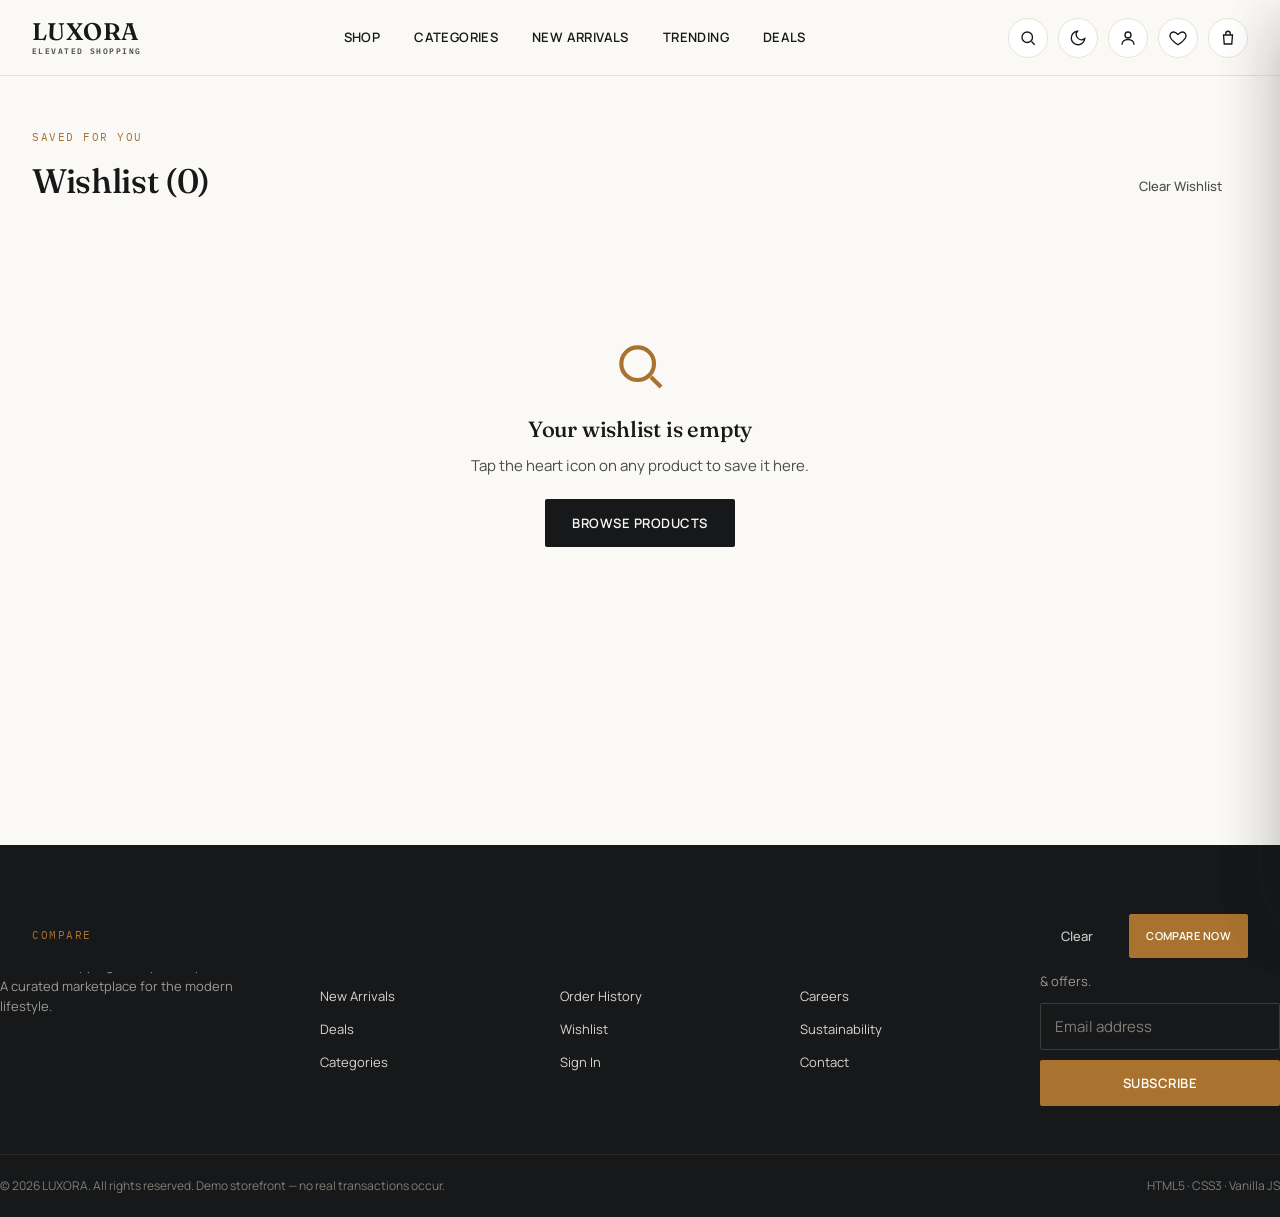
<file: wishlist.html>
<!DOCTYPE html>
<html lang="en">
<head>
<meta charset="UTF-8">
<meta name="viewport" content="width=device-width, initial-scale=1.0">
<title>Wishlist — LUXORA</title>
<link rel="stylesheet" href="css/style.css">
<link rel="stylesheet" href="css/components.css">
<link rel="stylesheet" href="css/responsive.css">
</head>
<body data-page="wishlist">

<div id="headerMount"></div>

<section class="section" style="padding-top:48px;">
  <div class="wrap">
    <div class="section-head">
      <div><span class="eyebrow">Saved for you</span><h1 class="section-title" style="margin-top:8px;">Wishlist (<span id="wishlistCount">0</span>)</h1></div>
      <button class="btn btn-ghost" id="clearWishlistBtn">Clear Wishlist</button>
    </div>
    <div id="wishlistEmpty" style="display:none;"></div>
    <div class="grid-products" id="wishlistGrid"></div>
  </div>
</section>

<div id="footerMount"></div>

<script src="js/utils.js"></script>
<script src="js/api.js"></script>
<script src="js/state.js"></script>
<script src="js/components.js"></script>
<script src="js/app.js"></script>
<script src="js/search.js"></script>
<script src="js/products.js"></script>
<script src="js/cart.js"></script>
<script src="js/wishlist.js"></script>
<script src="js/checkout.js"></script>
<script src="js/account.js"></script>
<script src="js/auth.js"></script>
<script>
document.addEventListener('DOMContentLoaded', () => {
  document.getElementById('wishlistEmpty').innerHTML = Components.emptyState('Your wishlist is empty', 'Tap the heart icon on any product to save it here.', '<a href="shop.html" class="btn btn-primary">Browse Products</a>');
});
</script>
</body>
</html>
</file>
<file: css/style.css>
/* ==========================================================================
   LUXORA — Design System
   Palette: ink #17181A · paper #FAF9F6 · bronze #A9722F · stone #E7E3DA
   moss #45573E (success) · rose #A23B3B (sale/error)
   Type: display "Fraunces" · body "Manrope" · utility "IBM Plex Mono"
   ========================================================================== */

@import url('https://fonts.googleapis.com/css2?family=Fraunces:ital,opsz,wght@0,9..144,300;0,9..144,400;0,9..144,500;0,9..144,600;1,9..144,400;1,9..144,500&family=Manrope:wght@400;500;600;700;800&family=IBM+Plex+Mono:wght@400;500&display=swap');

:root{
  --ink: #17181A;
  --ink-soft: #4A4B4D;
  --paper: #FAF9F6;
  --surface: #FFFFFF;
  --stone: #E7E3DA;
  --stone-soft: #F1EEE7;
  --bronze: #A9722F;
  --bronze-dark: #8A5C22;
  --bronze-tint: #F3E7D6;
  --moss: #45573E;
  --moss-tint: #E7EEE3;
  --rose: #A23B3B;
  --rose-tint: #F6E5E1;

  --font-display: 'Fraunces', serif;
  --font-body: 'Manrope', -apple-system, BlinkMacSystemFont, sans-serif;
  --font-mono: 'IBM Plex Mono', monospace;

  --radius-sm: 3px;
  --radius-md: 6px;
  --radius-lg: 14px;

  --shadow-sm: 0 1px 2px rgba(23,24,26,0.06);
  --shadow-md: 0 8px 24px rgba(23,24,26,0.08);
  --shadow-lg: 0 24px 60px rgba(23,24,26,0.16);

  --header-h: 76px;
  --maxw: 1320px;
  --ease: cubic-bezier(.22,.61,.36,1);
}

[data-theme="dark"]{
  --ink: #F3F1EC;
  --ink-soft: #B7B3A9;
  --paper: #121212;
  --surface: #1A1A19;
  --stone: #2C2B27;
  --stone-soft: #201F1C;
  --bronze: #D19A54;
  --bronze-dark: #E8B978;
  --bronze-tint: #2C2418;
  --moss: #7FA070;
  --moss-tint: #1E2519;
  --rose: #D97070;
  --rose-tint: #2A1919;
  --shadow-md: 0 8px 24px rgba(0,0,0,0.4);
  --shadow-lg: 0 24px 60px rgba(0,0,0,0.55);
}

@media (prefers-reduced-motion: reduce){
  *,*::before,*::after{ animation-duration: 0.01ms !important; animation-iteration-count: 1 !important; transition-duration: 0.01ms !important; scroll-behavior: auto !important; }
}

*,*::before,*::after{ box-sizing: border-box; }
html{ scroll-behavior: smooth; }
body{
  margin:0;
  background: var(--paper);
  color: var(--ink);
  font-family: var(--font-body);
  font-size: 15px;
  line-height: 1.55;
  -webkit-font-smoothing: antialiased;
  transition: background .35s var(--ease), color .35s var(--ease);
  overflow-x: hidden;
}
img{ max-width:100%; display:block; }
a{ color:inherit; text-decoration:none; }
button{ font-family:inherit; cursor:pointer; }
input,select,textarea{ font-family:inherit; font-size:inherit; }
ul{ list-style:none; margin:0; padding:0; }
h1,h2,h3,h4{ font-family: var(--font-display); font-weight:500; margin:0; letter-spacing:-0.01em; }
p{ margin:0; }

:focus-visible{ outline: 2px solid var(--bronze); outline-offset: 3px; border-radius: 2px; }

.wrap{ max-width: var(--maxw); margin:0 auto; padding: 0 32px; }
.eyebrow{ font-family: var(--font-mono); font-size: 11px; letter-spacing: .14em; text-transform: uppercase; color: var(--bronze); }
.price-mono{ font-family: var(--font-mono); }

/* ---------- Buttons ---------- */
.btn{
  display:inline-flex; align-items:center; justify-content:center; gap:8px;
  padding: 13px 26px; border-radius: 2px; border: 1px solid transparent;
  font-size: 13px; font-weight: 600; letter-spacing: .04em; text-transform: uppercase;
  transition: all .25s var(--ease); white-space:nowrap;
}
.btn-primary{ background: var(--ink); color: var(--paper); }
.btn-primary:hover{ background: var(--bronze); }
.btn-outline{ background: transparent; color: var(--ink); border-color: var(--ink); }
.btn-outline:hover{ background: var(--ink); color: var(--paper); }
.btn-bronze{ background: var(--bronze); color: #fff; }
.btn-bronze:hover{ background: var(--bronze-dark); }
.btn-ghost{ background: transparent; color: var(--ink-soft); border:none; text-transform:none; letter-spacing:0; font-weight:500; }
.btn-ghost:hover{ color: var(--bronze); }
.btn-sm{ padding: 9px 16px; font-size: 11px; }
.btn-block{ width:100%; }
.btn:disabled{ opacity:.45; cursor:not-allowed; }
.btn-icon{ display:inline-flex; align-items:center; justify-content:center; width:40px; height:40px; border-radius:50%; border:1px solid var(--stone); background:var(--surface); color:var(--ink); transition:.25s var(--ease); position:relative; }
.btn-icon:hover{ border-color:var(--bronze); color:var(--bronze); }
.btn-icon svg{ width:18px; height:18px; }

/* ---------- Header ---------- */
.site-header{
  position: sticky; top:0; z-index: 500;
  height: var(--header-h);
  background: color-mix(in srgb, var(--paper) 88%, transparent);
  backdrop-filter: blur(14px);
  border-bottom: 1px solid var(--stone);
  display:flex; align-items:center;
}
.header-inner{ display:flex; align-items:center; justify-content:space-between; width:100%; gap:24px; }
.logo{ font-family: var(--font-display); font-size: 24px; letter-spacing: .02em; font-weight:600; display:flex; flex-direction:column; line-height:1; }
.logo span{ font-family: var(--font-mono); font-size: 8px; letter-spacing:.18em; color: var(--ink-soft); text-transform:uppercase; margin-top:3px; }
.main-nav{ display:flex; align-items:center; gap:34px; }
.main-nav a{ font-size:13px; font-weight:600; letter-spacing:.03em; text-transform:uppercase; position:relative; padding: 6px 0; color:var(--ink); }
.main-nav a::after{ content:''; position:absolute; left:0; bottom:0; width:0; height:1px; background:var(--bronze); transition:width .3s var(--ease); }
.main-nav a:hover::after, .main-nav a.active::after{ width:100%; }
.header-actions{ display:flex; align-items:center; gap:10px; }
.badge-count{
  position:absolute; top:-4px; right:-4px; background:var(--bronze); color:#fff;
  font-family:var(--font-mono); font-size:10px; min-width:17px; height:17px; border-radius:50%;
  display:flex; align-items:center; justify-content:center; padding:0 3px;
}
.hamburger{ display:none; }

/* ---------- Footer ---------- */
.site-footer{ background: var(--ink); color: var(--paper); margin-top: 120px; }
[data-theme="dark"] .site-footer{ background:#0A0A0A; }
.footer-top{ padding: 72px 0 48px; display:grid; grid-template-columns: 1.4fr 1fr 1fr 1fr 1.2fr; gap: 40px; }
.footer-brand .logo{ color:var(--paper); }
.footer-brand p{ color:#9C9A94; margin-top:14px; max-width:260px; font-size:13px; }
.footer-col h4{ font-family:var(--font-mono); font-size:11px; letter-spacing:.12em; text-transform:uppercase; color:#9C9A94; margin-bottom:16px; font-weight:500; }
.footer-col ul li{ margin-bottom:10px; }
.footer-col a{ color:#D8D6D0; font-size:13px; transition:color .2s; }
.footer-col a:hover{ color:var(--bronze); }
.footer-newsletter input{ width:100%; padding:12px 14px; background:transparent; border:1px solid #3A3A38; color:#fff; border-radius:2px; margin-top:12px; }
.footer-newsletter input::placeholder{ color:#807E78; }
.footer-bottom{ border-top:1px solid #2C2B28; padding: 22px 0; display:flex; justify-content:space-between; align-items:center; font-size:12px; color:#807E78; }

/* ---------- Cards ---------- */
.product-card{
  position:relative; background:var(--surface); border:1px solid var(--stone); border-radius: var(--radius-md);
  overflow:hidden; transition: transform .35s var(--ease), box-shadow .35s var(--ease), border-color .35s var(--ease);
  display:flex; flex-direction:column;
}
.product-card:hover{ transform: translateY(-4px); box-shadow: var(--shadow-md); border-color: transparent; }
.pc-media{ position:relative; aspect-ratio: 1/1; background: var(--stone-soft); overflow:hidden; }
.pc-media img{ width:100%; height:100%; object-fit:cover; transition: transform .6s var(--ease); }
.product-card:hover .pc-media img{ transform: scale(1.06); }
.pc-badges{ position:absolute; top:10px; left:10px; display:flex; flex-direction:column; gap:6px; z-index:2; }
.badge{ font-family:var(--font-mono); font-size:10px; letter-spacing:.05em; padding:4px 8px; border-radius:2px; text-transform:uppercase; }
.badge-sale{ background:var(--rose); color:#fff; }
.badge-new{ background:var(--ink); color:var(--paper); }
.pc-wish{ position:absolute; top:8px; right:8px; z-index:2; width:34px; height:34px; border-radius:50%; background:var(--surface); border:1px solid var(--stone); display:flex; align-items:center; justify-content:center; opacity:0; transform: translateY(-6px); transition: all .25s var(--ease); }
.product-card:hover .pc-wish{ opacity:1; transform:none; }
.pc-wish.active{ opacity:1; transform:none; color:var(--rose); border-color:var(--rose); }
.pc-wish svg{ width:16px; height:16px; }
.pc-quick{ position:absolute; left:10px; right:10px; bottom:10px; z-index:2; opacity:0; transform: translateY(8px); transition: all .3s var(--ease); }
.product-card:hover .pc-quick{ opacity:1; transform:none; }
.pc-body{ padding:16px 16px 18px; display:flex; flex-direction:column; gap:6px; flex:1; }
.pc-cat{ font-family:var(--font-mono); font-size:10px; text-transform:uppercase; letter-spacing:.08em; color:var(--ink-soft); }
.pc-title{ font-size:14.5px; font-weight:600; line-height:1.3; }
.pc-title a{ transition:color .2s; }
.pc-title a:hover{ color:var(--bronze); }
.pc-rating{ display:flex; align-items:center; gap:6px; font-size:12px; color:var(--ink-soft); }
.stars{ color:var(--bronze); letter-spacing:1px; font-size:12px; }
.pc-price-row{ display:flex; align-items:baseline; gap:8px; margin-top:4px; }
.pc-price{ font-family:var(--font-mono); font-weight:500; font-size:15px; }
.pc-price-old{ font-family:var(--font-mono); font-size:12px; color: var(--ink-soft); text-decoration: line-through; }
.pc-add{ margin-top:10px; }

.skeleton{ position:relative; overflow:hidden; background: var(--stone-soft); }
.skeleton::after{ content:''; position:absolute; inset:0; transform: translateX(-100%); background: linear-gradient(90deg, transparent, rgba(255,255,255,.55), transparent); animation: shimmer 1.4s infinite; }
[data-theme="dark"] .skeleton::after{ background: linear-gradient(90deg, transparent, rgba(255,255,255,.08), transparent); }
@keyframes shimmer{ 100%{ transform: translateX(100%); } }
.skeleton-card{ border:1px solid var(--stone); border-radius: var(--radius-md); overflow:hidden; }
.skeleton-card .sk-media{ aspect-ratio:1/1; }
.skeleton-card .sk-line{ height:12px; margin:14px 16px; border-radius:2px; }
.skeleton-card .sk-line.sm{ width:50%; }

/* ---------- Sections/grids ---------- */
.section{ padding: 88px 0; }
.section-head{ display:flex; align-items:flex-end; justify-content:space-between; margin-bottom: 40px; gap:24px; }
.section-title{ font-size: 34px; margin-top:10px; }
.grid-products{ display:grid; grid-template-columns: repeat(4, 1fr); gap: 22px; }
.grid-categories{ display:grid; grid-template-columns: repeat(6, 1fr); gap: 18px; }

.cat-card{ position:relative; border-radius: var(--radius-md); overflow:hidden; aspect-ratio: 3/3.6; background:var(--stone-soft); }
.cat-card img{ width:100%; height:100%; object-fit:cover; transition: transform .6s var(--ease); }
.cat-card:hover img{ transform: scale(1.08); }
.cat-card::after{ content:''; position:absolute; inset:0; background: linear-gradient(180deg, transparent 40%, rgba(0,0,0,.72) 100%); }
.cat-info{ position:absolute; left:0; right:0; bottom:0; padding: 18px; z-index:2; color:#fff; }
.cat-info h3{ font-size:17px; color:#fff; }
.cat-info small{ font-family: var(--font-mono); font-size:11px; opacity:.8; }

/* ---------- Hero ---------- */
.hero{ position:relative; padding: 64px 0 40px; overflow:hidden; }
.hero-grid{ display:grid; grid-template-columns: 1fr 1fr; gap: 48px; align-items:center; }
.hero-copy .eyebrow{ margin-bottom: 18px; }
.hero-title{ font-size: 62px; line-height: 1.02; }
.hero-title em{ font-style: italic; color: var(--bronze); }
.hero-sub{ margin-top: 22px; font-size:16px; color: var(--ink-soft); max-width: 420px; }
.hero-cta{ display:flex; gap:14px; margin-top: 34px; }
.hero-media{ position:relative; border-radius: var(--radius-lg); overflow:hidden; aspect-ratio: 4/4.4; background: var(--stone-soft); }
.hero-media img{ width:100%; height:100%; object-fit:cover; }
.hero-float{ position:absolute; bottom:20px; left:20px; background: var(--surface); border-radius: var(--radius-md); padding:14px 18px; box-shadow: var(--shadow-lg); display:flex; align-items:center; gap:12px; animation: floatUp 4s ease-in-out infinite; }
@keyframes floatUp{ 0%,100%{ transform: translateY(0);} 50%{ transform: translateY(-8px);} }
.reveal{ opacity:0; transform: translateY(18px); animation: reveal .8s var(--ease) forwards; }
@keyframes reveal{ to{ opacity:1; transform:none; } }

/* ---------- Empty/Error states ---------- */
.state-block{ text-align:center; padding: 90px 20px; }
.state-block h3{ font-size:22px; margin: 18px 0 8px; }
.state-block p{ color: var(--ink-soft); max-width:360px; margin: 0 auto 22px; }
.state-icon{ width:56px; height:56px; margin:0 auto; color: var(--bronze); }

/* ---------- Forms ---------- */
.field{ display:flex; flex-direction:column; gap:7px; margin-bottom:18px; }
.field label{ font-size:12px; font-weight:600; text-transform:uppercase; letter-spacing:.04em; color:var(--ink-soft); }
.field input, .field select, .field textarea{
  padding: 13px 14px; border:1px solid var(--stone); border-radius: var(--radius-sm); background: var(--surface); color: var(--ink);
  transition: border-color .2s;
}
.field input:focus, .field select:focus, .field textarea:focus{ border-color: var(--bronze); }
.field-row{ display:grid; grid-template-columns: 1fr 1fr; gap: 16px; }
.field-error{ font-size:11px; color:var(--rose); display:none; }
.field.has-error input{ border-color: var(--rose); }
.field.has-error .field-error{ display:block; }

/* utility */
.text-center{ text-align:center; }
.mt-24{ margin-top:24px; }
.card-surface{ background:var(--surface); border:1px solid var(--stone); border-radius: var(--radius-md); }
</file>
<file: css/components.css>
/* ---------- Overlay / Drawer base ---------- */
.overlay-bg{
  position: fixed; inset:0; background: rgba(23,24,26,.5); backdrop-filter: blur(2px);
  opacity:0; pointer-events:none; transition: opacity .3s var(--ease); z-index: 900;
}
.overlay-bg.open{ opacity:1; pointer-events:auto; }

.drawer{
  position: fixed; top:0; right:0; height:100%; width: 420px; max-width:92vw; background: var(--paper);
  box-shadow: var(--shadow-lg); z-index: 950; transform: translateX(100%); transition: transform .4s var(--ease);
  display:flex; flex-direction:column;
}
.drawer.open{ transform: translateX(0); }
.drawer-head{ display:flex; align-items:center; justify-content:space-between; padding: 22px 24px; border-bottom:1px solid var(--stone); }
.drawer-head h3{ font-size:18px; }
.drawer-body{ flex:1; overflow-y:auto; padding: 20px 24px; }
.drawer-foot{ padding: 20px 24px; border-top:1px solid var(--stone); }

.mini-item{ display:flex; gap:14px; padding: 14px 0; border-bottom: 1px solid var(--stone-soft); }
.mini-item img{ width:66px; height:66px; object-fit:cover; border-radius: var(--radius-sm); background:var(--stone-soft); }
.mini-item-info{ flex:1; display:flex; flex-direction:column; gap:4px; }
.mini-item-info .name{ font-size:13.5px; font-weight:600; }
.mini-item-info .meta{ font-size:12px; color:var(--ink-soft); font-family:var(--font-mono); }
.mini-remove{ background:none; border:none; color:var(--ink-soft); font-size:11px; text-decoration:underline; align-self:flex-start; padding:0; }
.mini-remove:hover{ color:var(--rose); }
.mini-row-total{ display:flex; justify-content:space-between; font-size:15px; font-weight:700; margin-bottom:16px; }

/* ---------- Toasts ---------- */
.toast-stack{ position: fixed; bottom: 24px; right:24px; z-index: 1200; display:flex; flex-direction:column; gap:10px; }
.toast{
  background: var(--ink); color: var(--paper); padding: 14px 18px; border-radius: var(--radius-sm);
  display:flex; align-items:center; gap:10px; font-size:13px; font-weight:600; box-shadow: var(--shadow-lg);
  animation: toastIn .35s var(--ease);
  min-width:240px;
}
.toast svg{ width:16px; height:16px; color: var(--bronze); flex-shrink:0; }
.toast.leaving{ animation: toastOut .3s var(--ease) forwards; }
@keyframes toastIn{ from{ opacity:0; transform: translateY(12px) scale(.96);} to{opacity:1; transform:none;} }
@keyframes toastOut{ to{ opacity:0; transform: translateX(30px);} }

/* ---------- Modal ---------- */
.modal{
  position: fixed; top:50%; left:50%; transform: translate(-50%,-46%); width: 880px; max-width: 94vw; max-height: 88vh;
  background: var(--surface); border-radius: var(--radius-lg); box-shadow: var(--shadow-lg); z-index: 1000;
  opacity:0; pointer-events:none; transition: all .35s var(--ease); overflow:hidden; display:flex; flex-direction:column;
}
.modal.open{ opacity:1; pointer-events:auto; transform: translate(-50%,-50%); }
.modal-close{ position:absolute; top:16px; right:16px; z-index:5; }
.modal-body{ overflow-y:auto; padding: 36px; }
.modal-sm{ width: 480px; }

/* Quick view */
.qv-grid{ display:grid; grid-template-columns: 1fr 1fr; gap: 36px; }
.qv-media{ aspect-ratio:1/1; background: var(--stone-soft); border-radius: var(--radius-md); overflow:hidden; }
.qv-media img{ width:100%; height:100%; object-fit:cover; }

/* ---------- Search overlay ---------- */
.search-overlay{ position:fixed; top:calc(var(--header-h) + 12px); left:50%; width:min(720px, calc(100vw - 48px)); max-height:calc(100vh - var(--header-h) - 36px); transform:translateX(-50%) translateY(-8px); background:var(--paper); border:1px solid var(--stone); border-radius:var(--radius-md); box-shadow:var(--shadow-lg); z-index:1100; opacity:0; pointer-events:none; transition:opacity .3s var(--ease), transform .3s var(--ease); overflow-y:auto; }
.search-overlay.open{ opacity:1; pointer-events:auto; transform:translateX(-50%) translateY(0); }
.search-top{ border-bottom:1px solid var(--stone); padding: 22px 0; position:sticky; top:0; background:var(--paper); z-index:2; }
.search-input-row{ display:flex; align-items:center; gap:16px; }
.search-input-row input{ flex:1; border:none; background:transparent; font-family: var(--font-display); font-size: 32px; color: var(--ink); }
.search-input-row input:focus{ outline:none; }
.search-hint{ font-family: var(--font-mono); font-size:10px; color:var(--ink-soft); border:1px solid var(--stone); padding:3px 7px; border-radius:3px; }
.search-body{ padding: 40px 0 80px; }
.search-section{ margin-bottom: 40px; }
.search-section h4{ font-family: var(--font-mono); font-size:11px; text-transform:uppercase; letter-spacing:.1em; color: var(--ink-soft); margin-bottom:16px; }
.chip-row{ display:flex; flex-wrap:wrap; gap:10px; }
.chip{ padding: 9px 16px; border:1px solid var(--stone); border-radius: 20px; font-size:13px; transition: all .2s; }
.chip:hover{ border-color: var(--bronze); color: var(--bronze); }
.search-results-grid{ display:grid; grid-template-columns: repeat(4,1fr); gap:18px; }
.search-result-row{ display:flex; align-items:center; gap:14px; padding:10px; border-radius: var(--radius-sm); transition:.2s; }
.search-result-row:hover{ background: var(--stone-soft); }
.search-result-row img{ width:48px; height:48px; object-fit:cover; border-radius:4px; background:var(--stone-soft); }

/* ---------- Filters (shop) ---------- */
.shop-layout{ display:grid; grid-template-columns: 260px 1fr; gap: 40px; align-items:flex-start; }
.filters-panel{ position:sticky; top: calc(var(--header-h) + 24px); }
.filter-group{ padding: 20px 0; border-bottom:1px solid var(--stone); }
.filter-group h4{ font-size:12px; text-transform:uppercase; letter-spacing:.06em; margin-bottom:14px; font-weight:700; }
.filter-option{ display:flex; align-items:center; gap:10px; font-size:13.5px; padding:6px 0; cursor:pointer; }
.filter-option input{ accent-color: var(--bronze); }
.range-row{ display:flex; align-items:center; gap:10px; font-family:var(--font-mono); font-size:12px; }
.range-row input[type="range"]{ width:100%; accent-color: var(--bronze); }
.shop-toolbar{ display:flex; align-items:center; justify-content:space-between; margin-bottom: 26px; gap:16px; flex-wrap:wrap; }
.results-count{ font-size:13px; color: var(--ink-soft); }
.toolbar-right{ display:flex; align-items:center; gap:12px; }
.select-sort{ padding:10px 14px; border:1px solid var(--stone); border-radius: var(--radius-sm); background:var(--surface); font-size:13px; }
.view-toggle{ display:flex; border:1px solid var(--stone); border-radius: var(--radius-sm); overflow:hidden; }
.view-toggle button{ background:var(--surface); border:none; padding:9px 12px; color: var(--ink-soft); }
.view-toggle button.active{ background: var(--ink); color: var(--paper); }
.mobile-filter-btn{ display:none; }
.filters-drawer-body{ padding-bottom:40px; }

/* ---------- Rating stars input ---------- */
.rating-stars-lg{ font-size: 22px; color: var(--bronze); letter-spacing:2px; }

/* ---------- Product detail ---------- */
.pd-grid{ display:grid; grid-template-columns: 1fr 1fr; gap: 56px; }
.pd-gallery-main{ position:relative; aspect-ratio: 1/1; border-radius: var(--radius-lg); overflow:hidden; background: var(--stone-soft); cursor: zoom-in; }
.pd-gallery-main img{ width:100%; height:100%; object-fit:cover; transition: transform .3s; }
.pd-gallery-nav{ position:absolute; top:50%; transform: translateY(-50%); width:38px; height:38px; border-radius:50%; background: rgba(255,255,255,.9); display:flex; align-items:center; justify-content:center; box-shadow: var(--shadow-sm); }
.pd-gallery-nav.prev{ left:14px; } .pd-gallery-nav.next{ right:14px; }
.pd-thumbs{ display:flex; gap:10px; margin-top:14px; }
.pd-thumbs img{ width:72px; height:72px; object-fit:cover; border-radius: var(--radius-sm); border:2px solid transparent; cursor:pointer; opacity:.7; }
.pd-thumbs img.active{ border-color: var(--bronze); opacity:1; }
.pd-info .eyebrow{ margin-bottom:12px; }
.pd-title{ font-size:36px; margin-bottom:12px; }
.pd-rating-row{ display:flex; align-items:center; gap:10px; margin-bottom: 18px; font-size:13px; color:var(--ink-soft); }
.pd-price-row{ display:flex; align-items:baseline; gap:14px; margin-bottom:22px; }
.pd-price{ font-size:28px; font-family: var(--font-mono); font-weight:600; }
.pd-price-old{ font-size:16px; font-family: var(--font-mono); color: var(--ink-soft); text-decoration:line-through; }
.pd-desc{ color: var(--ink-soft); margin-bottom: 26px; line-height:1.7; }
.pd-row{ display:flex; align-items:center; gap:22px; margin-bottom:22px; }
.color-dot{ width:26px; height:26px; border-radius:50%; border:2px solid var(--stone); cursor:pointer; }
.color-dot.active{ border-color: var(--bronze); box-shadow: 0 0 0 2px var(--bronze-tint); }
.qty-selector{ display:flex; align-items:center; border:1px solid var(--stone); border-radius: var(--radius-sm); }
.qty-selector button{ width:38px; height:42px; background:none; border:none; font-size:16px; }
.qty-selector button:hover{ color: var(--bronze); }
.qty-selector span{ width:40px; text-align:center; font-family: var(--font-mono); }
.pd-cta-row{ display:flex; gap:14px; margin-bottom:16px; }
.pd-meta-list{ margin-top:28px; padding-top:24px; border-top:1px solid var(--stone); display:flex; flex-direction:column; gap:10px; font-size:13px; }
.pd-meta-list div{ display:flex; justify-content:space-between; color: var(--ink-soft); }
.pd-meta-list b{ color: var(--ink); font-weight:600; }
.share-row{ display:flex; gap:10px; margin-top:20px; }

.pd-tabs{ display:flex; gap:36px; border-bottom:1px solid var(--stone); margin: 70px 0 34px; }
.pd-tab{ padding: 14px 0; font-weight:700; font-size:13px; text-transform:uppercase; letter-spacing:.04em; color: var(--ink-soft); border-bottom:2px solid transparent; margin-bottom:-1px; }
.pd-tab.active{ color: var(--ink); border-color: var(--bronze); }
.review-row{ display:flex; gap:16px; padding: 20px 0; border-bottom:1px solid var(--stone-soft); }
.review-avatar{ width:40px; height:40px; border-radius:50%; background: var(--bronze-tint); color:var(--bronze-dark); display:flex; align-items:center; justify-content:center; font-weight:700; flex-shrink:0; }
.review-head{ display:flex; align-items:center; gap:10px; margin-bottom:6px; }
.review-name{ font-weight:700; font-size:13.5px; }
.review-date{ font-size:11px; color: var(--ink-soft); font-family: var(--font-mono); }
.rating-breakdown{ display:flex; flex-direction:column; gap:8px; margin: 20px 0 30px; max-width:340px; }
.rb-row{ display:flex; align-items:center; gap:10px; font-size:12px; font-family: var(--font-mono); }
.rb-bar{ flex:1; height:6px; background: var(--stone-soft); border-radius:3px; overflow:hidden; }
.rb-fill{ height:100%; background: var(--bronze); }
.demo-tag{ font-family:var(--font-mono); font-size:10px; text-transform:uppercase; color:var(--ink-soft); border:1px dashed var(--stone); padding:2px 6px; border-radius:3px; margin-left:8px; }

/* ---------- Cart page ---------- */
.cart-table{ width:100%; border-collapse: collapse; }
.cart-row{ border-bottom: 1px solid var(--stone); }
.cart-row td{ padding: 22px 12px; vertical-align:middle; }
.cart-prod{ display:flex; gap:16px; align-items:center; }
.cart-prod img{ width:84px; height:84px; object-fit:cover; border-radius: var(--radius-sm); background: var(--stone-soft); }
.cart-summary{ background: var(--surface); border:1px solid var(--stone); border-radius: var(--radius-md); padding:26px; position:sticky; top: calc(var(--header-h) + 24px); }
.summary-row{ display:flex; justify-content:space-between; font-size:14px; padding: 9px 0; color: var(--ink-soft); }
.summary-row.total{ color: var(--ink); font-weight:700; font-size:17px; border-top:1px solid var(--stone); margin-top:10px; padding-top:16px; }
.coupon-row{ display:flex; gap:8px; margin: 18px 0; }
.coupon-row input{ flex:1; padding:11px 12px; border:1px solid var(--stone); border-radius: var(--radius-sm); }
.coupon-applied{ display:flex; align-items:center; justify-content:space-between; background: var(--moss-tint); color: var(--moss); padding:10px 14px; border-radius: var(--radius-sm); font-size:12.5px; margin: 14px 0; }

/* ---------- Checkout ---------- */
.checkout-steps{ display:flex; justify-content:center; gap:0; margin-bottom: 50px; }
.cstep{ display:flex; align-items:center; gap:10px; padding: 0 26px; position:relative; }
.cstep:not(:last-child)::after{ content:''; position:absolute; right:-2px; top:14px; width:52px; height:1px; background: var(--stone); }
.cstep-num{ width:30px; height:30px; border-radius:50%; background: var(--stone-soft); color: var(--ink-soft); display:flex; align-items:center; justify-content:center; font-family: var(--font-mono); font-size:12px; }
.cstep.active .cstep-num, .cstep.done .cstep-num{ background: var(--ink); color: var(--paper); }
.cstep-label{ font-size:12px; font-weight:600; text-transform:uppercase; letter-spacing:.03em; color: var(--ink-soft); }
.cstep.active .cstep-label{ color: var(--ink); }
.checkout-grid{ display:grid; grid-template-columns: 1.4fr 1fr; gap: 48px; align-items:flex-start; }
.pay-demo-banner{ background: var(--bronze-tint); color: var(--bronze-dark); border-radius: var(--radius-sm); padding: 12px 16px; font-size:12.5px; margin-bottom:20px; }
.review-block{ margin-bottom:26px; }
.review-block h4{ font-size:12px; text-transform:uppercase; color:var(--ink-soft); margin-bottom:10px; letter-spacing:.05em; }

.confirm-icon{ width:74px; height:74px; border-radius:50%; background: var(--moss-tint); color: var(--moss); display:flex; align-items:center; justify-content:center; margin: 0 auto 24px; }
.confirm-icon svg{ width:36px; height:36px; }

/* ---------- Order tracking ---------- */
.timeline{ display:flex; justify-content:space-between; margin: 30px 0 10px; position:relative; }
.timeline::before{ content:''; position:absolute; top:14px; left:5%; right:5%; height:2px; background: var(--stone); }
.tl-step{ position:relative; z-index:2; display:flex; flex-direction:column; align-items:center; gap:10px; flex:1; }
.tl-dot{ width:30px; height:30px; border-radius:50%; background: var(--surface); border:2px solid var(--stone); display:flex; align-items:center; justify-content:center; }
.tl-step.done .tl-dot{ background: var(--moss); border-color: var(--moss); color:#fff; }
.tl-step.current .tl-dot{ background: var(--bronze); border-color: var(--bronze); color:#fff; animation: pulse 1.6s infinite; }
@keyframes pulse{ 0%,100%{ box-shadow:0 0 0 0 rgba(169,114,47,.4);} 50%{ box-shadow:0 0 0 8px rgba(169,114,47,0);} }
.tl-label{ font-size:11px; text-transform:uppercase; letter-spacing:.03em; text-align:center; color: var(--ink-soft); font-weight:600; }
.tl-step.done .tl-label, .tl-step.current .tl-label{ color: var(--ink); }

/* ---------- Account ---------- */
.account-layout{ display:grid; grid-template-columns: 240px 1fr; gap: 40px; }
.account-nav a{ display:flex; align-items:center; gap:10px; padding: 12px 14px; border-radius: var(--radius-sm); font-size:13.5px; font-weight:600; color: var(--ink-soft); margin-bottom:4px; }
.account-nav a.active, .account-nav a:hover{ background: var(--stone-soft); color: var(--ink); }
.stat-grid{ display:grid; grid-template-columns: repeat(4,1fr); gap:18px; margin-bottom: 40px; }
.stat-card{ background: var(--surface); border:1px solid var(--stone); border-radius: var(--radius-md); padding: 22px; }
.stat-card .num{ font-family: var(--font-display); font-size: 34px; }
.stat-card .lbl{ font-family: var(--font-mono); font-size:11px; text-transform:uppercase; color: var(--ink-soft); margin-top:6px; }
.order-card{ background: var(--surface); border:1px solid var(--stone); border-radius: var(--radius-md); padding: 20px 22px; margin-bottom:16px; }
.order-head{ display:flex; justify-content:space-between; align-items:center; margin-bottom:14px; }
.status-pill{ font-family: var(--font-mono); font-size:10.5px; text-transform:uppercase; padding: 5px 10px; border-radius: 20px; }
.status-Processing{ background: var(--bronze-tint); color: var(--bronze-dark); }
.status-Shipped{ background:#E4EAF6; color:#33528C; }
[data-theme="dark"] .status-Shipped{ background:#1B2436; color:#8FB0EA; }
.status-Out\ for\ Delivery{ background:#F6EAD9; color:#8A5C22; }
.status-Delivered{ background: var(--moss-tint); color: var(--moss); }
.order-products{ display:flex; gap:8px; }
.order-products img{ width:48px; height:48px; object-fit:cover; border-radius:4px; background: var(--stone-soft); }

/* ---------- Comparison ---------- */
.compare-bar{ position: fixed; bottom:0; left:0; right:0; background: var(--ink); color: var(--paper); z-index:800; padding: 14px 0; transform: translateY(100%); transition: transform .35s var(--ease); }
.compare-bar.open{ transform: translateY(0); }
.compare-bar .wrap{ display:flex; align-items:center; justify-content:space-between; }
.compare-slots{ display:flex; gap:10px; }
.compare-slot{ width:44px; height:44px; border-radius:4px; background: rgba(255,255,255,.1); overflow:hidden; }
.compare-slot img{ width:100%; height:100%; object-fit:cover; }
.compare-table{ width:100%; border-collapse:collapse; }
.compare-table th, .compare-table td{ border:1px solid var(--stone); padding: 14px; font-size:13px; text-align:left; vertical-align:top; }
.compare-table th{ background: var(--stone-soft); font-family: var(--font-mono); font-size:11px; text-transform:uppercase; }

/* ---------- Auth ---------- */
.auth-wrap{ max-width: 420px; margin: 70px auto; }
.auth-tabs{ display:flex; gap:0; margin-bottom: 30px; border-bottom:1px solid var(--stone); }
.auth-tabs a{ flex:1; text-align:center; padding: 14px; font-weight:700; font-size:13px; text-transform:uppercase; color: var(--ink-soft); border-bottom: 2px solid transparent; }
.auth-tabs a.active{ color: var(--ink); border-color: var(--bronze); }
.auth-note{ font-size:12px; color: var(--ink-soft); background: var(--stone-soft); padding: 12px 14px; border-radius: var(--radius-sm); margin-top: 18px; }
.checkbox-row{ display:flex; align-items:center; gap:8px; font-size:13px; }

/* ---------- 404 ---------- */
.error-404{ text-align:center; padding: 130px 20px 100px; }
.error-404 .code{ font-family: var(--font-display); font-size: 140px; line-height:1; color: var(--bronze); font-style:italic; }

/* Countdown */
.countdown-row{ display:flex; gap:10px; }
.countdown-box{ background: var(--ink); color:var(--paper); border-radius: var(--radius-sm); padding: 10px 14px; text-align:center; min-width:56px; }
.countdown-box .n{ font-family: var(--font-mono); font-size:18px; font-weight:700; }
.countdown-box .l{ font-size:9px; text-transform:uppercase; opacity:.7; }
</file>
<file: css/responsive.css>
@media (max-width: 1180px){
  .grid-products{ grid-template-columns: repeat(3,1fr); }
  .grid-categories{ grid-template-columns: repeat(3,1fr); }
  .footer-top{ grid-template-columns: 1fr 1fr 1fr; }
  .search-results-grid{ grid-template-columns: repeat(3,1fr); }
}

@media (max-width: 900px){
  .wrap{ padding: 0 20px; }
  .search-overlay{ width:calc(100vw - 32px); }
  .main-nav{ display:none; }
  .hamburger{ display:flex; }
  .hero-grid{ grid-template-columns: 1fr; }
  .hero-title{ font-size: 42px; }
  .hero-media{ order:-1; aspect-ratio: 4/3; }
  .pd-grid{ grid-template-columns: 1fr; gap:30px; }
  .shop-layout{ grid-template-columns: 1fr; }
  .filters-panel{ display:none; }
  .mobile-filter-btn{ display:inline-flex; }
  .checkout-grid{ grid-template-columns: 1fr; }
  .account-layout{ grid-template-columns: 1fr; }
  .footer-top{ grid-template-columns: 1fr 1fr; gap:30px; }
  .stat-grid{ grid-template-columns: repeat(2,1fr); }
  .grid-categories{ grid-template-columns: repeat(2,1fr); }
  .qv-grid{ grid-template-columns: 1fr; }
  .compare-table{ font-size:11px; }
  .cart-table thead{ display:none; }
  .cart-row td{ display:block; padding: 6px 0; }
  .cart-row{ display:block; padding: 16px 0; }
}

@media (max-width: 640px){
  .grid-products{ grid-template-columns: repeat(2,1fr); gap:14px; }
  .section{ padding: 56px 0; }
  .section-title{ font-size: 26px; }
  .hero-title{ font-size: 34px; }
  .footer-top{ grid-template-columns: 1fr; }
  .search-results-grid{ grid-template-columns: repeat(2,1fr); }
  .drawer{ width: 100%; }
  .modal{ width: 94vw; }
  .field-row{ grid-template-columns: 1fr; }
  .stat-grid{ grid-template-columns: 1fr 1fr; }
  .checkout-steps{ gap:0; }
  .cstep-label{ display:none; }
  .cstep{ padding: 0 10px; }
  .cstep:not(:last-child)::after{ width:24px; }
  .error-404 .code{ font-size: 90px; }
}

@media (min-width: 901px){
  .mobile-filter-btn{ display:none !important; }
}

.sticky-mobile-cart{ display:none; }
@media (max-width: 640px){
  .sticky-mobile-cart{
    display:flex; position: fixed; bottom:0; left:0; right:0; z-index: 700;
    background: var(--surface); border-top:1px solid var(--stone); padding: 12px 16px;
    align-items:center; justify-content:space-between; box-shadow: var(--shadow-lg);
  }
}
</file>
